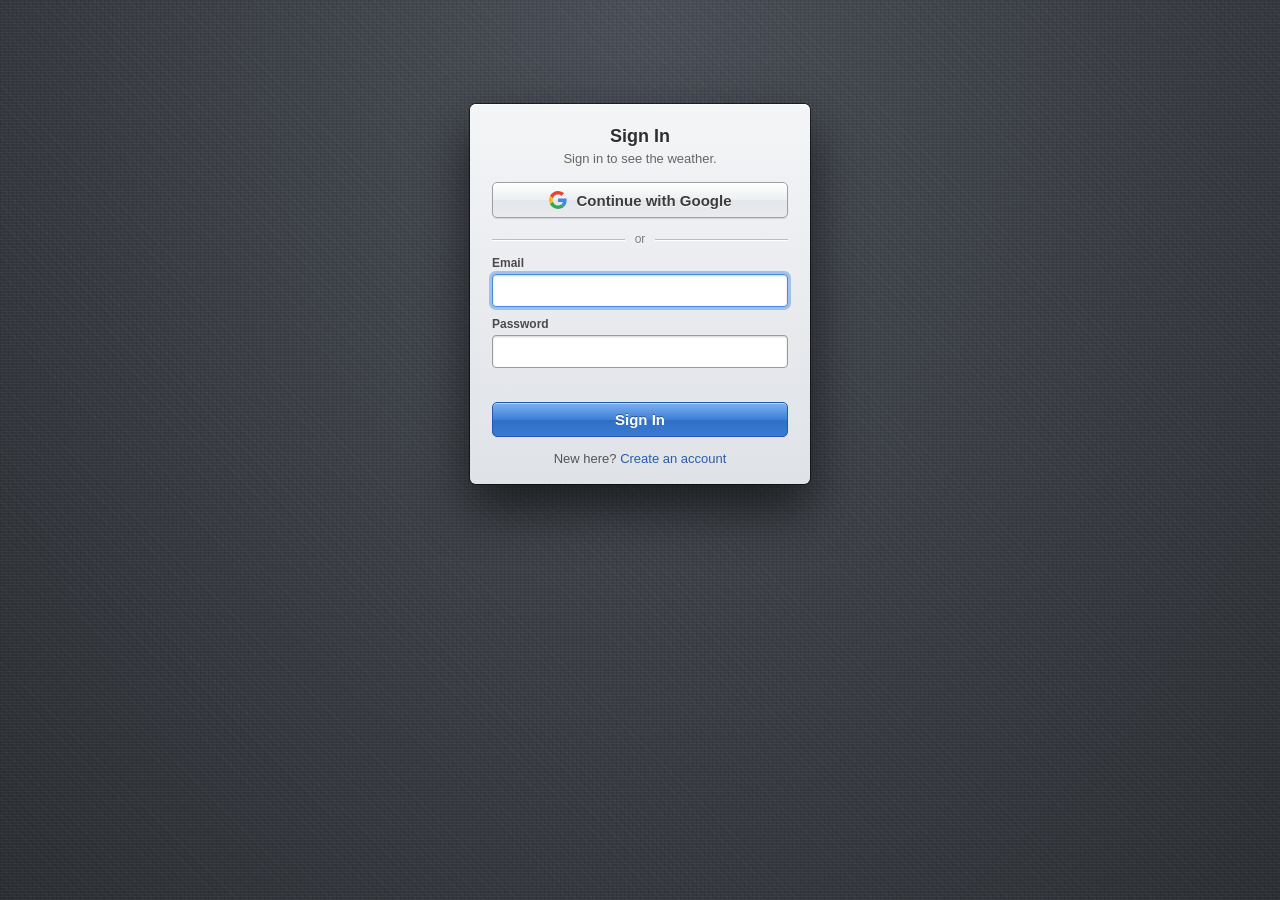
<file: index.html>
<!DOCTYPE html>
<html lang="en">
<head>
  <meta charset="utf-8">
  <meta name="viewport" content="width=device-width, initial-scale=1, viewport-fit=cover">
  <meta name="description" content="Weather and world clock for Boca Raton, Fargo, and Guadalupe, powered by Open-Meteo.">
  <meta name="theme-color" content="#6d84a2">
  <meta name="apple-mobile-web-app-capable" content="yes">
  <meta name="apple-mobile-web-app-status-bar-style" content="black">
  <title>Weather</title>
  <link rel="icon" href="favicon.svg" type="image/svg+xml">
  <link rel="apple-touch-icon" href="favicon.svg">
  <link rel="stylesheet" href="style.css">
</head>
<body class="locked">
  <!-- Shared gradients and filters for the weather icons and CRT screens -->
  <svg width="0" height="0" style="position:absolute" aria-hidden="true" focusable="false">
    <defs>
      <radialGradient id="gSun" cx="40%" cy="35%" r="70%">
        <stop offset="0" stop-color="#fff9c4"/>
        <stop offset=".45" stop-color="#ffd52e"/>
        <stop offset="1" stop-color="#f59a00"/>
      </radialGradient>
      <radialGradient id="gMoon" cx="35%" cy="30%" r="80%">
        <stop offset="0" stop-color="#ffffff"/>
        <stop offset="1" stop-color="#c9cfdb"/>
      </radialGradient>
      <linearGradient id="gCloud" x1="0" y1="0" x2="0" y2="1">
        <stop offset="0" stop-color="#ffffff"/>
        <stop offset="1" stop-color="#c7d3e0"/>
      </linearGradient>
      <linearGradient id="gCloudDark" x1="0" y1="0" x2="0" y2="1">
        <stop offset="0" stop-color="#9aa6b4"/>
        <stop offset="1" stop-color="#5d6773"/>
      </linearGradient>
      <linearGradient id="gDrop" x1="0" y1="0" x2="0" y2="1">
        <stop offset="0" stop-color="#9fd8ff"/>
        <stop offset="1" stop-color="#1f7fd6"/>
      </linearGradient>
      <linearGradient id="gBolt" x1="0" y1="0" x2="0" y2="1">
        <stop offset="0" stop-color="#fff27a"/>
        <stop offset="1" stop-color="#f5a300"/>
      </linearGradient>
      <!-- CRT look: barrel warp (map and size set in app.js) + phosphor glow -->
      <filter id="crtWarp" filterUnits="userSpaceOnUse" x="0" y="0" width="300" height="100" color-interpolation-filters="sRGB">
        <feImage id="crtMap" x="0" y="0" width="300" height="100" preserveAspectRatio="none" result="map"/>
        <feDisplacementMap in="SourceGraphic" in2="map" scale="20" xChannelSelector="R" yChannelSelector="G" result="warped"/>
        <feGaussianBlur in="warped" stdDeviation="1.8" result="glow"/>
        <feMerge><feMergeNode in="glow"/><feMergeNode in="warped"/></feMerge>
      </filter>
    </defs>
  </svg>

  <div class="window">
    <header class="titlebar">
      <h1 class="title">Weather</h1>
      <div class="toolbar">
        <div class="segmented" role="group" aria-label="Temperature unit">
          <button type="button" data-unit="C" class="active">&deg;C</button>
          <button type="button" data-unit="F">&deg;F</button>
          <button type="button" data-unit="K">K</button>
        </div>
        <div class="account" id="account" hidden>
          <img class="account-avatar" id="account-avatar" alt="" referrerpolicy="no-referrer" hidden>
          <span class="account-initial" id="account-initial" aria-hidden="true" hidden></span>
          <span class="account-name" id="account-name"></span>
          <button type="button" class="bar-button text" id="account-signout">Sign Out</button>
        </div>
        <button type="button" class="bar-button" id="refresh" aria-label="Refresh weather">
          <svg viewBox="0 0 24 24" width="16" height="16" aria-hidden="true"><path d="M17.7 6.3A8 8 0 1 0 20 12h-2.2a5.8 5.8 0 1 1-1.7-4.1L13 11h7V4z" fill="currentColor"/></svg>
        </button>
      </div>
    </header>

    <main class="cards" id="cards" aria-live="polite"></main>

    <footer class="statusbar">
      <span id="updated">Loading&hellip;</span>
      <a href="https://open-meteo.com/" target="_blank" rel="noopener">Weather data by Open-Meteo.com</a>
    </footer>
  </div>

  <!-- Login (Supabase Auth) -->
  <div class="auth" id="auth" hidden>
    <form class="auth-sheet" id="auth-form" novalidate>
      <h2 id="auth-heading">Sign In</h2>
      <p class="auth-sub" id="auth-sub">Sign in to see the weather.</p>
      <button type="button" class="auth-google" id="auth-google">
        <svg viewBox="0 0 48 48" width="18" height="18" aria-hidden="true">
          <path fill="#EA4335" d="M24 9.5c3.54 0 6.71 1.22 9.21 3.6l6.85-6.85C35.9 2.38 30.47 0 24 0 14.62 0 6.51 5.38 2.56 13.22l7.98 6.19C12.43 13.72 17.74 9.5 24 9.5z"/>
          <path fill="#4285F4" d="M46.98 24.55c0-1.57-.15-3.09-.38-4.55H24v9.02h12.94c-.58 2.96-2.26 5.48-4.78 7.18l7.73 6c4.51-4.18 7.09-10.36 7.09-17.65z"/>
          <path fill="#FBBC05" d="M10.53 28.59c-.48-1.45-.76-2.99-.76-4.59s.27-3.14.76-4.59l-7.98-6.19C.92 16.46 0 20.12 0 24c0 3.88.92 7.54 2.56 10.78l7.97-6.19z"/>
          <path fill="#34A853" d="M24 48c6.48 0 11.93-2.13 15.89-5.81l-7.73-6c-2.15 1.45-4.92 2.3-8.16 2.3-6.26 0-11.57-4.22-13.47-9.91l-7.98 6.19C6.51 42.62 14.62 48 24 48z"/>
        </svg>
        Continue with Google
      </button>
      <p class="auth-divider" id="auth-divider"><span>or</span></p>
      <div id="auth-fields">
        <div id="auth-username-row" hidden>
          <label for="auth-username">Username</label>
          <input id="auth-username" name="username" type="text" autocomplete="username" autocapitalize="none" spellcheck="false" maxlength="24">
        </div>
        <label for="auth-email">Email</label>
        <input id="auth-email" name="email" type="email" autocomplete="email" autocapitalize="none" spellcheck="false" required>
        <label for="auth-password">Password</label>
        <input id="auth-password" name="password" type="password" autocomplete="current-password" required>
        <div id="auth-confirm-row" hidden>
          <label for="auth-confirm">Confirm Password</label>
          <input id="auth-confirm" name="confirm" type="password" autocomplete="new-password">
        </div>
      </div>
      <p class="auth-error" id="auth-error" role="alert"></p>
      <p class="auth-notice" id="auth-notice" role="status" hidden></p>
      <button type="submit" class="auth-submit" id="auth-submit">Sign In</button>
      <p class="auth-resend" id="auth-resend-row" hidden><button type="button" id="auth-resend">Resend confirmation email</button></p>
      <p class="auth-switch"><span id="auth-switch-text">New here?</span> <button type="button" id="auth-switch">Create an account</button></p>
    </form>
  </div>

  <script src="auth.js"></script>
  <script src="app.js"></script>
</body>
</html>
</file>
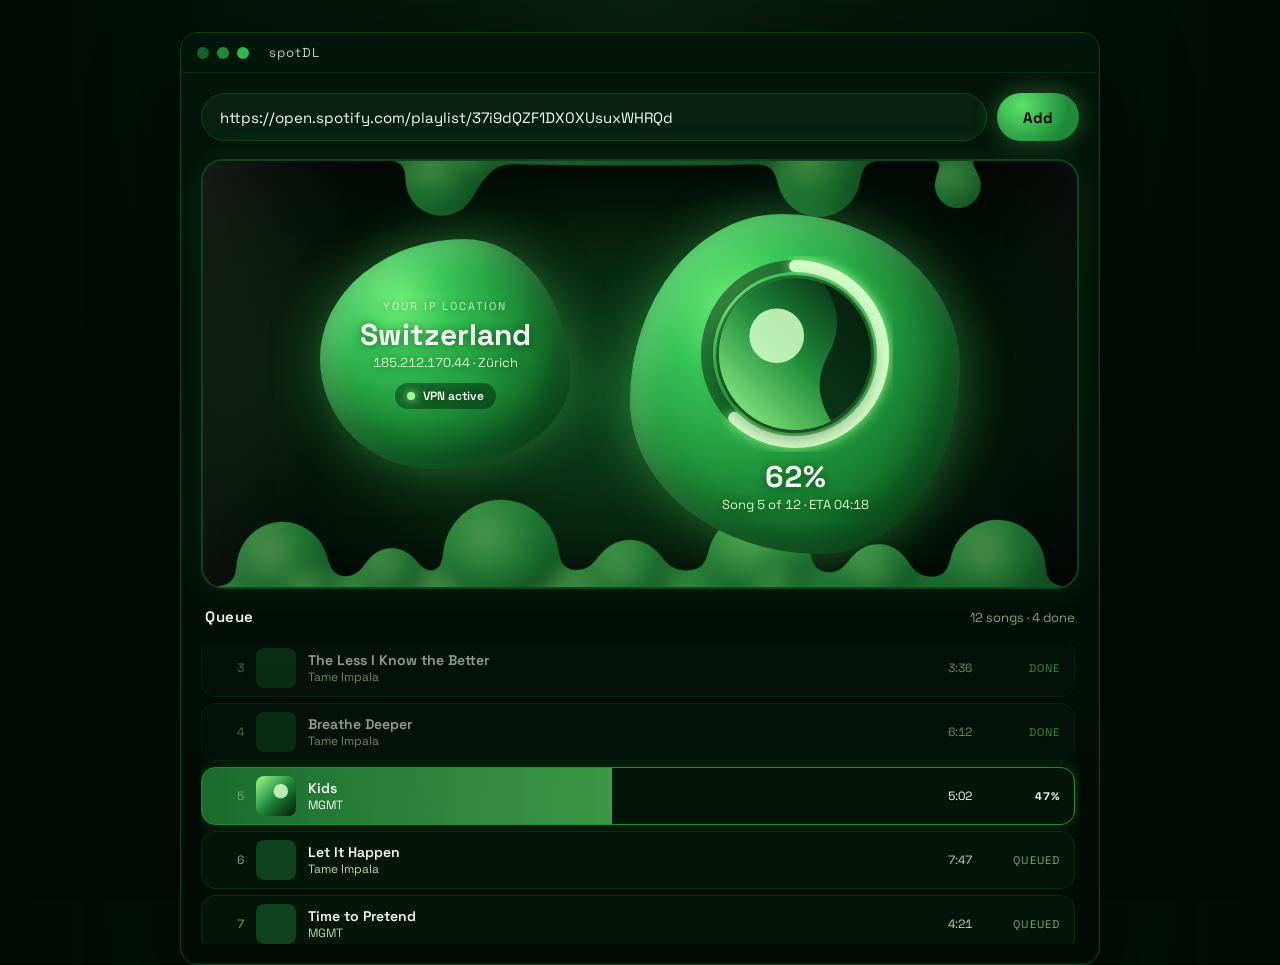
<file: mockup/index.html>
<!doctype html>
<html lang="en">
<head>
<meta charset="utf-8">
<meta name="viewport" content="width=device-width, initial-scale=1">
<title>spotDL Lava</title>
<link rel="preconnect" href="https://fonts.googleapis.com">
<link href="https://fonts.googleapis.com/css2?family=Space+Grotesk:wght@400;500;600;700&display=swap" rel="stylesheet">
<style>
  :root {
    --g-950: #020a04;
    --g-900: #04150a;
    --g-850: #072010;
    --g-800: #0a2c15;
    --g-700: #10421f;
    --g-600: #17602b;
    --g-500: #1f8a3a;
    --g-400: #2fb84f;
    --g-300: #5be36a;
    --g-200: #9dff8f;
    --g-100: #d4ffc9;
    --text: #f2fff0;
    --text-dim: #b9d9b6;
    --text-faint: #7fa77c;
  }
  * { box-sizing: border-box; margin: 0; padding: 0; }
  html, body { height: 100%; }
  body {
    background: radial-gradient(ellipse at 50% 0%, var(--g-850), var(--g-950) 70%);
    color: var(--text);
    font-family: "Space Grotesk", system-ui, sans-serif;
    display: flex; justify-content: center; align-items: flex-start;
    padding: 32px 16px;
  }

  /* ---------- window ---------- */
  .window {
    width: 920px; max-width: 100%;
    background: linear-gradient(180deg, var(--g-900), var(--g-950));
    border: 1px solid var(--g-700);
    border-radius: 18px;
    box-shadow: 0 30px 80px rgba(0,0,0,.6), 0 0 0 1px rgba(91,227,106,.05) inset;
    overflow: hidden;
  }
  .titlebar {
    height: 40px; display: flex; align-items: center; gap: 8px; padding: 0 16px;
    background: var(--g-900); border-bottom: 1px solid var(--g-800);
  }
  .titlebar i { width: 12px; height: 12px; border-radius: 50%; background: var(--g-600); }
  .titlebar i:nth-child(2) { background: var(--g-500); }
  .titlebar i:nth-child(3) { background: var(--g-400); }
  .titlebar span { margin-left: 12px; font-size: 13px; letter-spacing: .08em; color: var(--text-dim); }

  .content { padding: 20px; display: flex; flex-direction: column; gap: 18px; }

  /* ---------- link row ---------- */
  .link-row { display: flex; gap: 10px; }
  .link-row input {
    flex: 1; height: 48px; padding: 0 18px;
    background: var(--g-850); border: 1px solid var(--g-700); border-radius: 24px;
    color: var(--text); font: inherit; font-size: 15px; outline: none;
  }
  .link-row input::placeholder { color: var(--text-faint); }
  .link-row input:focus { border-color: var(--g-400); box-shadow: 0 0 0 3px rgba(47,184,79,.2); }
  .link-row button {
    height: 48px; padding: 0 26px; border: 0; border-radius: 24px; cursor: pointer;
    background: radial-gradient(circle at 30% 25%, var(--g-300), var(--g-500) 70%);
    color: var(--g-950); font: inherit; font-weight: 700; font-size: 15px;
    box-shadow: 0 0 24px rgba(91,227,106,.35);
  }

  /* ---------- tank ---------- */
  .tank {
    position: relative; height: 430px; border-radius: 22px; overflow: hidden;
    border: 2px solid var(--g-700);
    background: radial-gradient(ellipse at 50% 55%, #0f4a1e 0%, #082a11 35%, #031208 65%, #000 100%);
    box-shadow: inset 0 0 60px rgba(0,0,0,.8), 0 0 40px rgba(47,184,79,.12);
  }
  /* glass sheen */
  .tank::after {
    content: ""; position: absolute; inset: 0; pointer-events: none; border-radius: 20px;
    background:
      linear-gradient(100deg, rgba(212,255,201,.10) 0%, rgba(212,255,201,0) 18%),
      linear-gradient(260deg, rgba(212,255,201,.05) 0%, rgba(212,255,201,0) 12%);
  }
  .lava { position: absolute; inset: 0; width: 100%; height: 100%; }
  .lava .blob { animation: rise linear infinite alternate; }
  @keyframes rise {
    from { transform: translateY(0); }
    to   { transform: translateY(var(--travel)); }
  }

  /* ---------- foreground blobs ---------- */
  .fg { position: absolute; inset: 0; display: flex; align-items: center; justify-content: center; gap: 60px; }
  .fg-blob {
    position: relative; display: flex; flex-direction: column; align-items: center; justify-content: center;
    text-align: center;
    background: radial-gradient(circle at 32% 28%, #6ef07a 0%, #35c254 22%, #1c8a37 55%, #0f5a22 100%);
    box-shadow: 0 0 50px rgba(91,227,106,.35), inset -18px -22px 40px rgba(2,30,10,.55), inset 14px 16px 30px rgba(212,255,201,.25);
    animation: morph 14s ease-in-out infinite, bob 9s ease-in-out infinite;
  }
  .fg-blob.vpn {
    width: 250px; height: 230px; margin-top: -40px;
    border-radius: 58% 42% 55% 45% / 52% 60% 40% 48%;
    animation-delay: -3s, -2s;
  }
  .fg-blob.prog {
    width: 330px; height: 340px; margin-top: 20px;
    border-radius: 46% 54% 42% 58% / 55% 45% 55% 45%;
    animation-delay: -7s, -5s;
  }
  @keyframes morph {
    0%   { border-radius: 58% 42% 55% 45% / 52% 60% 40% 48%; }
    33%  { border-radius: 45% 55% 40% 60% / 60% 45% 55% 40%; }
    66%  { border-radius: 52% 48% 62% 38% / 44% 56% 44% 56%; }
    100% { border-radius: 58% 42% 55% 45% / 52% 60% 40% 48%; }
  }
  @keyframes bob {
    0%, 100% { transform: translateY(0) rotate(0deg); }
    50%      { transform: translateY(-14px) rotate(2deg); }
  }

  .eyebrow { font-size: 11px; letter-spacing: .18em; text-transform: uppercase; color: var(--g-100); opacity: .85; }
  .text-shadow { text-shadow: 0 1px 8px rgba(2,20,8,.55); }

  .vpn .country { font-size: 30px; font-weight: 700; margin: 6px 0 4px; line-height: 1.05; }
  .vpn .ip { font-size: 13px; color: var(--g-100); font-variant-numeric: tabular-nums; }
  .vpn .status {
    margin-top: 12px; display: inline-flex; align-items: center; gap: 8px;
    padding: 5px 12px; border-radius: 999px; font-size: 12px; font-weight: 600;
    background: rgba(2,30,10,.45);
  }
  .vpn .status::before {
    content: ""; width: 8px; height: 8px; border-radius: 50%;
    background: var(--g-200); box-shadow: 0 0 8px var(--g-200);
  }

  .ring-wrap { position: relative; width: 196px; height: 196px; }
  .ring-wrap svg { position: absolute; inset: 0; transform: rotate(-90deg); }
  .cover {
    position: absolute; inset: 22px; border-radius: 50%; overflow: hidden;
    box-shadow: 0 0 0 3px rgba(2,30,10,.5), 0 6px 20px rgba(0,0,0,.45);
  }
  .cover img, .cover svg { width: 100%; height: 100%; display: block; }
  .pct { margin-top: 10px; font-size: 30px; font-weight: 700; line-height: 1; font-variant-numeric: tabular-nums; }
  .eta { margin-top: 4px; font-size: 13px; color: var(--g-100); font-variant-numeric: tabular-nums; }

  /* ---------- queue ---------- */
  .queue-head { display: flex; justify-content: space-between; align-items: baseline; padding: 0 4px; }
  .queue-head h2 { font-size: 15px; font-weight: 600; letter-spacing: .04em; }
  .queue-head span { font-size: 13px; color: var(--text-faint); }
  .queue {
    list-style: none; display: flex; flex-direction: column; gap: 6px;
    max-height: 300px; overflow: auto; padding-right: 4px;
  }
  .row {
    --p: 0%;
    display: grid; grid-template-columns: 28px 40px 1fr auto 76px; align-items: center; gap: 12px;
    padding: 8px 14px; border-radius: 14px;
    background: var(--g-900); border: 1px solid var(--g-800);
  }
  .row .n { font-size: 12px; color: var(--text-faint); text-align: right; font-variant-numeric: tabular-nums; }
  .row .thumb { width: 40px; height: 40px; border-radius: 8px; background: var(--g-700); overflow: hidden; }
  .row .thumb svg { width: 100%; height: 100%; display: block; }
  .row .t { font-size: 14px; font-weight: 600; white-space: nowrap; overflow: hidden; text-overflow: ellipsis; }
  .row .a { font-size: 12px; color: var(--text-dim); white-space: nowrap; overflow: hidden; text-overflow: ellipsis; }
  .row .d { font-size: 12px; color: var(--text-dim); font-variant-numeric: tabular-nums; }
  .row .s { font-size: 11px; letter-spacing: .1em; text-transform: uppercase; text-align: right; color: var(--text-faint); }
  .row.done { opacity: .6; }
  .row.done .s { color: var(--g-300); }
  .row.active {
    border-color: var(--g-500);
    background:
      linear-gradient(90deg, rgba(47,184,79,.55) 0%, rgba(91,227,106,.65) var(--p), var(--g-900) var(--p));
    box-shadow: 0 0 22px rgba(47,184,79,.25);
  }
  .row.active .s { color: var(--text); font-weight: 700; font-variant-numeric: tabular-nums; }
  .row.active .a, .row.active .d { color: var(--text); }
  .queue::-webkit-scrollbar { width: 8px; }
  .queue::-webkit-scrollbar-thumb { background: var(--g-700); border-radius: 8px; }

  @media (max-width: 760px) {
    .fg { flex-direction: column; gap: 10px; }
    .tank { height: 640px; }
    .fg-blob.vpn, .fg-blob.prog { margin-top: 0; }
    .row { grid-template-columns: 22px 36px 1fr 64px; }
    .row .d { display: none; }
  }
  @media (prefers-reduced-motion: reduce) {
    .lava .blob, .fg-blob { animation: none; }
  }
</style>
</head>
<body>
<div class="window">
  <div class="titlebar"><i></i><i></i><i></i><span>spotDL</span></div>

  <div class="content">
    <!-- top row: link input -->
    <form class="link-row" onsubmit="return false">
      <input type="url" placeholder="Paste a Spotify link: track, album or playlist" value="https://open.spotify.com/playlist/37i9dQZF1DX0XUsuxWHRQd">
      <button type="submit">Add</button>
    </form>

    <!-- tank -->
    <div class="tank">
      <!-- background layer: lava -->
      <svg class="lava" viewBox="0 0 880 430" preserveAspectRatio="xMidYMid slice" aria-hidden="true">
        <defs>
          <filter id="goo">
            <feGaussianBlur in="SourceGraphic" stdDeviation="10" result="blur"/>
            <feColorMatrix in="blur" mode="matrix" values="1 0 0 0 0  0 1 0 0 0  0 0 1 0 0  0 0 0 21 -9"/>
          </filter>
          <radialGradient id="lavaGrad" cx="35%" cy="30%" r="75%">
            <stop offset="0" stop-color="#9dff8f"/>
            <stop offset=".25" stop-color="#5be36a"/>
            <stop offset=".6" stop-color="#2fb84f"/>
            <stop offset="1" stop-color="#156e2c"/>
          </radialGradient>
        </defs>
        <g filter="url(#goo)" fill="url(#lavaGrad)" opacity=".55">
          <!-- pools -->
          <ellipse cx="440" cy="452" rx="520" ry="38"/>
          <ellipse cx="440" cy="-24" rx="420" ry="28"/>
          <!-- rising blobs: --travel is how far up they float -->
          <circle class="blob" cx="80"  cy="410" r="46" style="--travel:-360px;animation-duration:26s;animation-delay:-4s"/>
          <circle class="blob" cx="190" cy="420" r="30" style="--travel:-390px;animation-duration:19s;animation-delay:-11s"/>
          <circle class="blob" cx="300" cy="400" r="58" style="--travel:-330px;animation-duration:34s;animation-delay:-20s"/>
          <circle class="blob" cx="430" cy="420" r="38" style="--travel:-380px;animation-duration:23s;animation-delay:-7s"/>
          <circle class="blob" cx="560" cy="405" r="52" style="--travel:-350px;animation-duration:30s;animation-delay:-16s"/>
          <circle class="blob" cx="680" cy="420" r="34" style="--travel:-385px;animation-duration:21s;animation-delay:-3s"/>
          <circle class="blob" cx="800" cy="410" r="48" style="--travel:-360px;animation-duration:28s;animation-delay:-22s"/>
          <circle class="blob" cx="240" cy="20"  r="36" style="--travel:380px;animation-duration:32s;animation-delay:-9s"/>
          <circle class="blob" cx="620" cy="15"  r="42" style="--travel:370px;animation-duration:27s;animation-delay:-14s"/>
          <circle class="blob" cx="110" cy="440" r="28" style="--travel:-300px;animation-duration:26s;animation-delay:-5s"/>
          <circle class="blob" cx="580" cy="440" r="26" style="--travel:-280px;animation-duration:30s;animation-delay:-18s"/>
          <circle class="blob" cx="270" cy="0"   r="22" style="--travel:300px;animation-duration:32s;animation-delay:-10s"/>
          <circle class="blob" cx="760" cy="25"  r="24" style="--travel:390px;animation-duration:18s;animation-delay:-6s"/>
        </g>
      </svg>

      <!-- top layer: info blobs -->
      <div class="fg">
        <div class="fg-blob vpn text-shadow">
          <div class="eyebrow">Your IP location</div>
          <div class="country">Switzerland</div>
          <div class="ip">185.212.170.44 · Zürich</div>
          <div class="status">VPN active</div>
        </div>

        <div class="fg-blob prog text-shadow">
          <div class="ring-wrap">
            <svg viewBox="0 0 196 196">
              <circle cx="98" cy="98" r="88" fill="none" stroke="rgba(2,30,10,.5)" stroke-width="12"/>
              <circle cx="98" cy="98" r="88" fill="none" stroke="#d4ffc9" stroke-width="12" stroke-linecap="round"
                      stroke-dasharray="552.9" stroke-dashoffset="210.1" style="filter:drop-shadow(0 0 6px #9dff8f)"/>
            </svg>
            <div class="cover">
              <!-- placeholder for current song's album art -->
              <svg viewBox="0 0 100 100">
                <defs>
                  <linearGradient id="art" x1="0" y1="0" x2="1" y2="1">
                    <stop offset="0" stop-color="#9dff8f"/><stop offset=".5" stop-color="#1f8a3a"/><stop offset="1" stop-color="#04150a"/>
                  </linearGradient>
                </defs>
                <rect width="100" height="100" fill="url(#art)"/>
                <circle cx="62" cy="38" r="18" fill="#d4ffc9" opacity=".85"/>
                <path d="M0 78 Q25 58 50 72 T100 66 V100 H0Z" fill="#072010" opacity=".85"/>
              </svg>
            </div>
          </div>
          <div class="pct">62%</div>
          <div class="eta">Song 5 of 12 · ETA 04:18</div>
        </div>
      </div>
    </div>

    <!-- queue -->
    <div class="queue-head"><h2>Queue</h2><span>12 songs · 4 done</span></div>
    <ul class="queue">
      <li class="row done"><span class="n">1</span><span class="thumb"></span><div><div class="t">Midnight City</div><div class="a">M83</div></div><span class="d">4:03</span><span class="s">Done</span></li>
      <li class="row done"><span class="n">2</span><span class="thumb"></span><div><div class="t">Electric Feel</div><div class="a">MGMT</div></div><span class="d">3:49</span><span class="s">Done</span></li>
      <li class="row done"><span class="n">3</span><span class="thumb"></span><div><div class="t">The Less I Know the Better</div><div class="a">Tame Impala</div></div><span class="d">3:36</span><span class="s">Done</span></li>
      <li class="row done"><span class="n">4</span><span class="thumb"></span><div><div class="t">Breathe Deeper</div><div class="a">Tame Impala</div></div><span class="d">6:12</span><span class="s">Done</span></li>
      <li class="row active" style="--p:47%"><span class="n">5</span><span class="thumb"><svg viewBox="0 0 100 100"><rect width="100" height="100" fill="url(#art)"/><circle cx="62" cy="38" r="18" fill="#d4ffc9" opacity=".85"/></svg></span><div><div class="t">Kids</div><div class="a">MGMT</div></div><span class="d">5:02</span><span class="s">47%</span></li>
      <li class="row"><span class="n">6</span><span class="thumb"></span><div><div class="t">Let It Happen</div><div class="a">Tame Impala</div></div><span class="d">7:47</span><span class="s">Queued</span></li>
      <li class="row"><span class="n">7</span><span class="thumb"></span><div><div class="t">Time to Pretend</div><div class="a">MGMT</div></div><span class="d">4:21</span><span class="s">Queued</span></li>
      <li class="row"><span class="n">8</span><span class="thumb"></span><div><div class="t">Wait</div><div class="a">M83</div></div><span class="d">5:43</span><span class="s">Queued</span></li>
    </ul>
  </div>
</div>
<script>
  // keep the song currently downloading in view
  const active = document.querySelector('.row.active');
  const q = document.querySelector('.queue');
  if (active) q.scrollTop = active.offsetTop - q.offsetTop - q.clientHeight / 2 + active.clientHeight / 2;
</script>
</body>
</html>
</file>
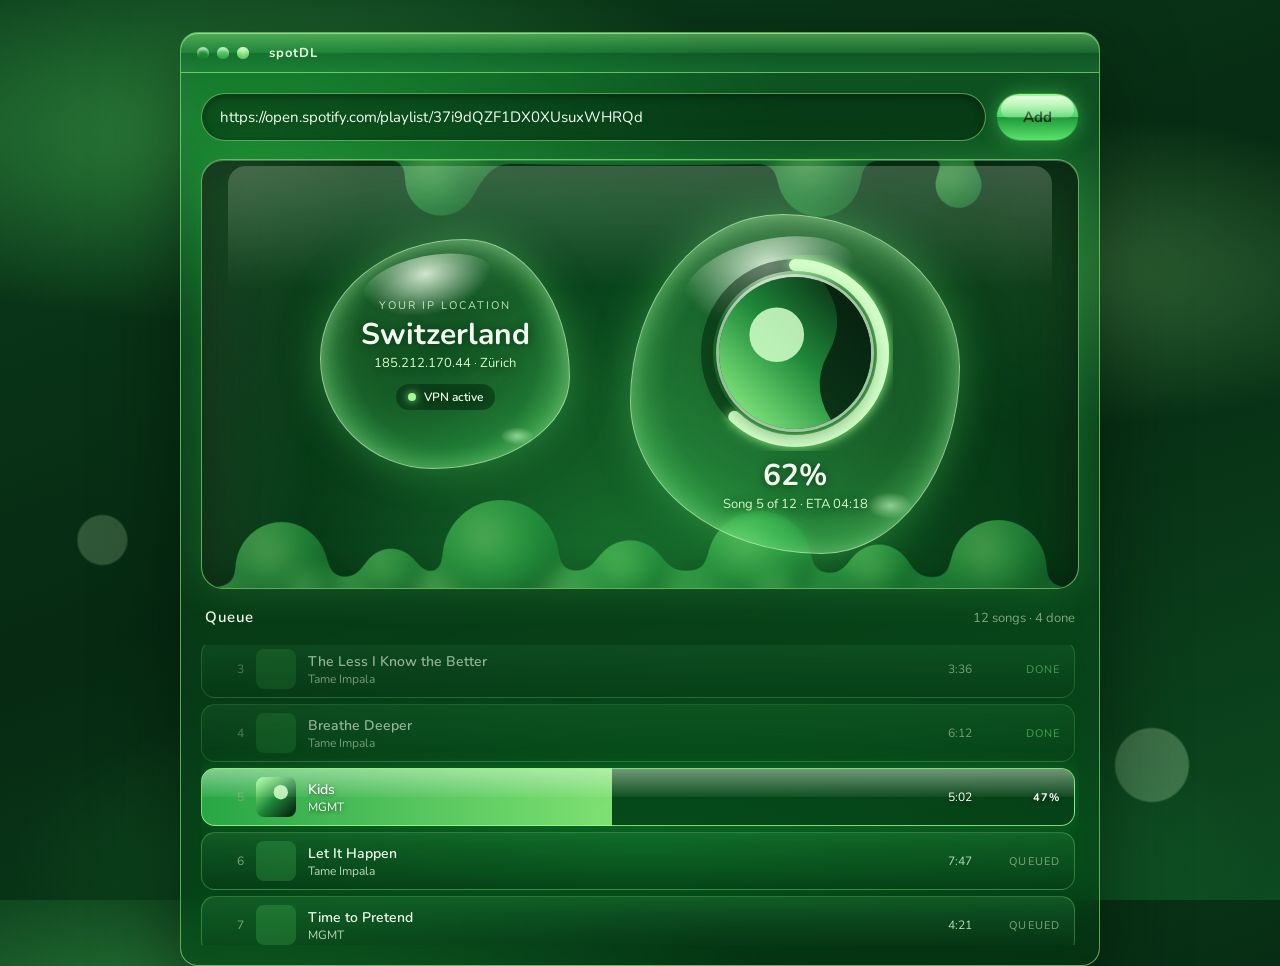
<file: mockup/aero-aurora.html>
<!doctype html>
<html lang="en">
<head>
<meta charset="utf-8">
<meta name="viewport" content="width=device-width, initial-scale=1">
<title>spotDL Lava</title>
<link rel="preconnect" href="https://fonts.googleapis.com">
<link href="https://fonts.googleapis.com/css2?family=Space+Grotesk:wght@400;500;600;700&display=swap" rel="stylesheet">
<link href="https://fonts.googleapis.com/css2?family=Nunito:wght@400;600;700;800&display=swap" rel="stylesheet">
<style>
  :root {
    --g-950: #020a04;
    --g-900: #04150a;
    --g-850: #072010;
    --g-800: #0a2c15;
    --g-700: #10421f;
    --g-600: #17602b;
    --g-500: #1f8a3a;
    --g-400: #2fb84f;
    --g-300: #5be36a;
    --g-200: #9dff8f;
    --g-100: #d4ffc9;
    --text: #f2fff0;
    --text-dim: #b9d9b6;
    --text-faint: #7fa77c;
  }
  * { box-sizing: border-box; margin: 0; padding: 0; }
  html, body { height: 100%; }
  body {
    background: radial-gradient(ellipse at 50% 0%, var(--g-850), var(--g-950) 70%);
    color: var(--text);
    font-family: "Space Grotesk", system-ui, sans-serif;
    display: flex; justify-content: center; align-items: flex-start;
    padding: 32px 16px;
  }

  /* ---------- window ---------- */
  .window {
    width: 920px; max-width: 100%;
    background: linear-gradient(180deg, var(--g-900), var(--g-950));
    border: 1px solid var(--g-700);
    border-radius: 18px;
    box-shadow: 0 30px 80px rgba(0,0,0,.6), 0 0 0 1px rgba(91,227,106,.05) inset;
    overflow: hidden;
  }
  .titlebar {
    height: 40px; display: flex; align-items: center; gap: 8px; padding: 0 16px;
    background: var(--g-900); border-bottom: 1px solid var(--g-800);
  }
  .titlebar i { width: 12px; height: 12px; border-radius: 50%; background: var(--g-600); }
  .titlebar i:nth-child(2) { background: var(--g-500); }
  .titlebar i:nth-child(3) { background: var(--g-400); }
  .titlebar span { margin-left: 12px; font-size: 13px; letter-spacing: .08em; color: var(--text-dim); }

  .content { padding: 20px; display: flex; flex-direction: column; gap: 18px; }

  /* ---------- link row ---------- */
  .link-row { display: flex; gap: 10px; }
  .link-row input {
    flex: 1; height: 48px; padding: 0 18px;
    background: var(--g-850); border: 1px solid var(--g-700); border-radius: 24px;
    color: var(--text); font: inherit; font-size: 15px; outline: none;
  }
  .link-row input::placeholder { color: var(--text-faint); }
  .link-row input:focus { border-color: var(--g-400); box-shadow: 0 0 0 3px rgba(47,184,79,.2); }
  .link-row button {
    height: 48px; padding: 0 26px; border: 0; border-radius: 24px; cursor: pointer;
    background: radial-gradient(circle at 30% 25%, var(--g-300), var(--g-500) 70%);
    color: var(--g-950); font: inherit; font-weight: 700; font-size: 15px;
    box-shadow: 0 0 24px rgba(91,227,106,.35);
  }

  /* ---------- tank ---------- */
  .tank {
    position: relative; height: 430px; border-radius: 22px; overflow: hidden;
    border: 2px solid var(--g-700);
    background: radial-gradient(ellipse at 50% 55%, #0f4a1e 0%, #082a11 35%, #031208 65%, #000 100%);
    box-shadow: inset 0 0 60px rgba(0,0,0,.8), 0 0 40px rgba(47,184,79,.12);
  }
  /* glass sheen */
  .tank::after {
    content: ""; position: absolute; inset: 0; pointer-events: none; border-radius: 20px;
    background:
      linear-gradient(100deg, rgba(212,255,201,.10) 0%, rgba(212,255,201,0) 18%),
      linear-gradient(260deg, rgba(212,255,201,.05) 0%, rgba(212,255,201,0) 12%);
  }
  .lava { position: absolute; inset: 0; width: 100%; height: 100%; }
  .lava .blob { animation: rise linear infinite alternate; }
  @keyframes rise {
    from { transform: translateY(0); }
    to   { transform: translateY(var(--travel)); }
  }

  /* ---------- foreground blobs ---------- */
  .fg { position: absolute; inset: 0; display: flex; align-items: center; justify-content: center; gap: 60px; }
  .fg-blob {
    position: relative; display: flex; flex-direction: column; align-items: center; justify-content: center;
    text-align: center;
    background: radial-gradient(circle at 32% 28%, #6ef07a 0%, #35c254 22%, #1c8a37 55%, #0f5a22 100%);
    box-shadow: 0 0 50px rgba(91,227,106,.35), inset -18px -22px 40px rgba(2,30,10,.55), inset 14px 16px 30px rgba(212,255,201,.25);
    animation: morph 14s ease-in-out infinite, bob 9s ease-in-out infinite;
  }
  .fg-blob.vpn {
    width: 250px; height: 230px; margin-top: -40px;
    border-radius: 58% 42% 55% 45% / 52% 60% 40% 48%;
    animation-delay: -3s, -2s;
  }
  .fg-blob.prog {
    width: 330px; height: 340px; margin-top: 20px;
    border-radius: 46% 54% 42% 58% / 55% 45% 55% 45%;
    animation-delay: -7s, -5s;
  }
  @keyframes morph {
    0%   { border-radius: 58% 42% 55% 45% / 52% 60% 40% 48%; }
    33%  { border-radius: 45% 55% 40% 60% / 60% 45% 55% 40%; }
    66%  { border-radius: 52% 48% 62% 38% / 44% 56% 44% 56%; }
    100% { border-radius: 58% 42% 55% 45% / 52% 60% 40% 48%; }
  }
  @keyframes bob {
    0%, 100% { transform: translateY(0) rotate(0deg); }
    50%      { transform: translateY(-14px) rotate(2deg); }
  }

  .eyebrow { font-size: 11px; letter-spacing: .18em; text-transform: uppercase; color: var(--g-100); opacity: .85; }
  .text-shadow { text-shadow: 0 1px 8px rgba(2,20,8,.55); }

  .vpn .country { font-size: 30px; font-weight: 700; margin: 6px 0 4px; line-height: 1.05; }
  .vpn .ip { font-size: 13px; color: var(--g-100); font-variant-numeric: tabular-nums; }
  .vpn .status {
    margin-top: 12px; display: inline-flex; align-items: center; gap: 8px;
    padding: 5px 12px; border-radius: 999px; font-size: 12px; font-weight: 600;
    background: rgba(2,30,10,.45);
  }
  .vpn .status::before {
    content: ""; width: 8px; height: 8px; border-radius: 50%;
    background: var(--g-200); box-shadow: 0 0 8px var(--g-200);
  }

  .ring-wrap { position: relative; width: 196px; height: 196px; }
  .ring-wrap svg { position: absolute; inset: 0; transform: rotate(-90deg); }
  .cover {
    position: absolute; inset: 22px; border-radius: 50%; overflow: hidden;
    box-shadow: 0 0 0 3px rgba(2,30,10,.5), 0 6px 20px rgba(0,0,0,.45);
  }
  .cover img, .cover svg { width: 100%; height: 100%; display: block; }
  .pct { margin-top: 10px; font-size: 30px; font-weight: 700; line-height: 1; font-variant-numeric: tabular-nums; }
  .eta { margin-top: 4px; font-size: 13px; color: var(--g-100); font-variant-numeric: tabular-nums; }

  /* ---------- queue ---------- */
  .queue-head { display: flex; justify-content: space-between; align-items: baseline; padding: 0 4px; }
  .queue-head h2 { font-size: 15px; font-weight: 600; letter-spacing: .04em; }
  .queue-head span { font-size: 13px; color: var(--text-faint); }
  .queue {
    list-style: none; display: flex; flex-direction: column; gap: 6px;
    max-height: 300px; overflow: auto; padding-right: 4px;
  }
  .row {
    --p: 0%;
    display: grid; grid-template-columns: 28px 40px 1fr auto 76px; align-items: center; gap: 12px;
    padding: 8px 14px; border-radius: 14px;
    background: var(--g-900); border: 1px solid var(--g-800);
  }
  .row .n { font-size: 12px; color: var(--text-faint); text-align: right; font-variant-numeric: tabular-nums; }
  .row .thumb { width: 40px; height: 40px; border-radius: 8px; background: var(--g-700); overflow: hidden; }
  .row .thumb svg { width: 100%; height: 100%; display: block; }
  .row .t { font-size: 14px; font-weight: 600; white-space: nowrap; overflow: hidden; text-overflow: ellipsis; }
  .row .a { font-size: 12px; color: var(--text-dim); white-space: nowrap; overflow: hidden; text-overflow: ellipsis; }
  .row .d { font-size: 12px; color: var(--text-dim); font-variant-numeric: tabular-nums; }
  .row .s { font-size: 11px; letter-spacing: .1em; text-transform: uppercase; text-align: right; color: var(--text-faint); }
  .row.done { opacity: .6; }
  .row.done .s { color: var(--g-300); }
  .row.active {
    border-color: var(--g-500);
    background:
      linear-gradient(90deg, rgba(47,184,79,.55) 0%, rgba(91,227,106,.65) var(--p), var(--g-900) var(--p));
    box-shadow: 0 0 22px rgba(47,184,79,.25);
  }
  .row.active .s { color: var(--text); font-weight: 700; font-variant-numeric: tabular-nums; }
  .row.active .a, .row.active .d { color: var(--text); }
  .queue::-webkit-scrollbar { width: 8px; }
  .queue::-webkit-scrollbar-thumb { background: var(--g-700); border-radius: 8px; }

  @media (max-width: 760px) {
    .fg { flex-direction: column; gap: 10px; }
    .tank { height: 640px; }
    .fg-blob.vpn, .fg-blob.prog { margin-top: 0; }
    .row { grid-template-columns: 22px 36px 1fr 64px; }
    .row .d { display: none; }
  }
  @media (prefers-reduced-motion: reduce) {
    .lava .blob, .fg-blob { animation: none; }
  }

  /* ===== Frutiger Aero: shared gloss ===== */
  body { font-family: "Nunito", "Segoe UI", system-ui, sans-serif; }
  .window { backdrop-filter: blur(18px) saturate(1.4); -webkit-backdrop-filter: blur(18px) saturate(1.4); }
  .titlebar { position: relative; }
  .titlebar i { box-shadow: inset 0 -3px 5px rgba(0,60,10,.35), inset 0 3px 3px rgba(240,255,235,.8); }
  .link-row button { position: relative; overflow: hidden; border: 1px solid rgba(10,90,30,.6); }
  .link-row button::before, .row.active::before, .fg-blob::before {
    content: ""; position: absolute; pointer-events: none;
  }
  .link-row button::before { left: 4px; right: 4px; top: 2px; height: 48%; border-radius: 22px 22px 12px 12px;
    background: linear-gradient(180deg, rgba(240,255,235,.85), rgba(240,255,235,.15)); }
  .fg-blob::before { left: 16%; top: 7%; width: 54%; height: 26%; border-radius: 50%;
    background: radial-gradient(ellipse at 50% 30%, rgba(240,255,235,.85), rgba(240,255,235,0) 70%); transform: rotate(-12deg); }
  .row { position: relative; overflow: hidden; flex-shrink: 0; }
  .row.active::before { left: 0; right: 0; top: 0; height: 50%;
    background: linear-gradient(180deg, rgba(240,255,235,.45), rgba(240,255,235,.05)); }
  .tank::before { content: ""; position: absolute; left: 3%; right: 3%; top: 6px; height: 36%; z-index: 2; pointer-events: none;
    border-radius: 18px 18px 50% 50% / 18px 18px 30px 30px;
    background: linear-gradient(180deg, rgba(240,255,235,.22), rgba(240,255,235,0) 80%); }
  .cover { box-shadow: 0 0 0 3px rgba(240,255,235,.6), 0 6px 20px rgba(0,60,10,.45); }

  /* ===== theme: Aero Aurora (deep glass) ===== */
  body {
    background:
      radial-gradient(ellipse 60% 30% at 20% 15%, rgba(91,227,106,.45), transparent 70%),
      radial-gradient(ellipse 50% 25% at 80% 30%, rgba(157,255,143,.30), transparent 70%),
      radial-gradient(ellipse 70% 30% at 50% 95%, rgba(47,184,79,.40), transparent 70%),
      radial-gradient(circle at 90% 85%, rgba(212,255,201,.25) 0 36px, transparent 38px),
      radial-gradient(circle at 8% 60%, rgba(212,255,201,.20) 0 24px, transparent 26px),
      linear-gradient(160deg, #0b3d1b 0%, #062a12 50%, #0d4a20 100%);
  }
  .window { background: linear-gradient(180deg, rgba(40,140,70,.35), rgba(8,50,22,.45));
            border: 1px solid rgba(157,255,143,.55);
            box-shadow: 0 30px 80px rgba(0,20,6,.6), inset 0 1px 0 rgba(212,255,201,.6); }
  .titlebar { background: linear-gradient(180deg, rgba(157,255,143,.40) 0%, rgba(60,180,90,.25) 50%, rgba(20,100,45,.25) 51%, rgba(40,140,70,.3) 100%);
              border-bottom: 1px solid rgba(157,255,143,.35); }
  .titlebar span { color: #e8ffe2; font-weight: 700; }
  .titlebar i { background: #1f9a3c; } .titlebar i:nth-child(2) { background: #4fd468; } .titlebar i:nth-child(3) { background: #9dff8f; }
  .link-row input { background: rgba(4,40,15,.55); border: 1px solid rgba(157,255,143,.5); box-shadow: inset 0 2px 8px rgba(0,0,0,.4); }
  .link-row button { background: linear-gradient(180deg, #9dff8f 0%, #4fd468 50%, #1f9a3c 51%, #5be36a 100%); color: #04300f;
                     box-shadow: 0 0 20px rgba(91,227,106,.45); }
  .tank { border: 1px solid rgba(157,255,143,.6);
          background: radial-gradient(ellipse at 50% 120%, rgba(47,184,79,.55), rgba(8,60,25,.55) 55%, rgba(2,25,10,.7) 100%);
          box-shadow: inset 0 0 50px rgba(0,20,6,.7), inset 0 1px 0 rgba(212,255,201,.5), 0 0 40px rgba(91,227,106,.2); }
  .lava g { opacity: .5; }
  /* soap-bubble glass blobs */
  .fg-blob { background: radial-gradient(circle at 50% 50%, rgba(91,227,106,.10) 0%, rgba(91,227,106,.18) 55%, rgba(157,255,143,.45) 85%, rgba(212,255,201,.65) 100%);
             backdrop-filter: blur(6px); -webkit-backdrop-filter: blur(6px);
             border: 1px solid rgba(212,255,201,.6);
             box-shadow: 0 0 40px rgba(91,227,106,.35), inset 0 -20px 40px rgba(47,184,79,.35), inset 0 0 18px rgba(212,255,201,.35); }
  .fg-blob::after { content: ""; position: absolute; right: 14%; bottom: 10%; width: 14%; height: 8%; border-radius: 50%;
                    background: radial-gradient(rgba(212,255,201,.6), transparent 70%); }
  .row { background: linear-gradient(180deg, rgba(60,170,90,.22), rgba(8,50,22,.35)); border: 1px solid rgba(157,255,143,.28); }
  .row .thumb { background: rgba(91,227,106,.2); }
  .row.active { border-color: rgba(157,255,143,.8);
                background: linear-gradient(90deg, rgba(47,184,79,.85) 0%, rgba(140,240,125,.9) var(--p), rgba(8,50,22,.35) var(--p)); }
  .row.active .t, .row.active .a, .row.active .d, .row.active .s { text-shadow: 0 1px 4px rgba(0,30,8,.7); color: #fff; }
</style>
</head>
<body>
<div class="window">
  <div class="titlebar"><i></i><i></i><i></i><span>spotDL</span></div>

  <div class="content">
    <!-- top row: link input -->
    <form class="link-row" onsubmit="return false">
      <input type="url" placeholder="Paste a Spotify link: track, album or playlist" value="https://open.spotify.com/playlist/37i9dQZF1DX0XUsuxWHRQd">
      <button type="submit">Add</button>
    </form>

    <!-- tank -->
    <div class="tank">
      <!-- background layer: lava -->
      <svg class="lava" viewBox="0 0 880 430" preserveAspectRatio="xMidYMid slice" aria-hidden="true">
        <defs>
          <filter id="goo">
            <feGaussianBlur in="SourceGraphic" stdDeviation="10" result="blur"/>
            <feColorMatrix in="blur" mode="matrix" values="1 0 0 0 0  0 1 0 0 0  0 0 1 0 0  0 0 0 21 -9"/>
          </filter>
          <radialGradient id="lavaGrad" cx="35%" cy="30%" r="75%">
            <stop offset="0" stop-color="#9dff8f"/>
            <stop offset=".25" stop-color="#5be36a"/>
            <stop offset=".6" stop-color="#2fb84f"/>
            <stop offset="1" stop-color="#156e2c"/>
          </radialGradient>
        </defs>
        <g filter="url(#goo)" fill="url(#lavaGrad)" opacity=".55">
          <!-- pools -->
          <ellipse cx="440" cy="452" rx="520" ry="38"/>
          <ellipse cx="440" cy="-24" rx="420" ry="28"/>
          <!-- rising blobs: --travel is how far up they float -->
          <circle class="blob" cx="80"  cy="410" r="46" style="--travel:-360px;animation-duration:26s;animation-delay:-4s"/>
          <circle class="blob" cx="190" cy="420" r="30" style="--travel:-390px;animation-duration:19s;animation-delay:-11s"/>
          <circle class="blob" cx="300" cy="400" r="58" style="--travel:-330px;animation-duration:34s;animation-delay:-20s"/>
          <circle class="blob" cx="430" cy="420" r="38" style="--travel:-380px;animation-duration:23s;animation-delay:-7s"/>
          <circle class="blob" cx="560" cy="405" r="52" style="--travel:-350px;animation-duration:30s;animation-delay:-16s"/>
          <circle class="blob" cx="680" cy="420" r="34" style="--travel:-385px;animation-duration:21s;animation-delay:-3s"/>
          <circle class="blob" cx="800" cy="410" r="48" style="--travel:-360px;animation-duration:28s;animation-delay:-22s"/>
          <circle class="blob" cx="240" cy="20"  r="36" style="--travel:380px;animation-duration:32s;animation-delay:-9s"/>
          <circle class="blob" cx="620" cy="15"  r="42" style="--travel:370px;animation-duration:27s;animation-delay:-14s"/>
          <circle class="blob" cx="110" cy="440" r="28" style="--travel:-300px;animation-duration:26s;animation-delay:-5s"/>
          <circle class="blob" cx="580" cy="440" r="26" style="--travel:-280px;animation-duration:30s;animation-delay:-18s"/>
          <circle class="blob" cx="270" cy="0"   r="22" style="--travel:300px;animation-duration:32s;animation-delay:-10s"/>
          <circle class="blob" cx="760" cy="25"  r="24" style="--travel:390px;animation-duration:18s;animation-delay:-6s"/>
        </g>
      </svg>

      <!-- top layer: info blobs -->
      <div class="fg">
        <div class="fg-blob vpn text-shadow">
          <div class="eyebrow">Your IP location</div>
          <div class="country">Switzerland</div>
          <div class="ip">185.212.170.44 · Zürich</div>
          <div class="status">VPN active</div>
        </div>

        <div class="fg-blob prog text-shadow">
          <div class="ring-wrap">
            <svg viewBox="0 0 196 196">
              <circle cx="98" cy="98" r="88" fill="none" stroke="rgba(2,30,10,.5)" stroke-width="12"/>
              <circle cx="98" cy="98" r="88" fill="none" stroke="#d4ffc9" stroke-width="12" stroke-linecap="round"
                      stroke-dasharray="552.9" stroke-dashoffset="210.1" style="filter:drop-shadow(0 0 6px #9dff8f)"/>
            </svg>
            <div class="cover">
              <!-- placeholder for current song's album art -->
              <svg viewBox="0 0 100 100">
                <defs>
                  <linearGradient id="art" x1="0" y1="0" x2="1" y2="1">
                    <stop offset="0" stop-color="#9dff8f"/><stop offset=".5" stop-color="#1f8a3a"/><stop offset="1" stop-color="#04150a"/>
                  </linearGradient>
                </defs>
                <rect width="100" height="100" fill="url(#art)"/>
                <circle cx="62" cy="38" r="18" fill="#d4ffc9" opacity=".85"/>
                <path d="M0 78 Q25 58 50 72 T100 66 V100 H0Z" fill="#072010" opacity=".85"/>
              </svg>
            </div>
          </div>
          <div class="pct">62%</div>
          <div class="eta">Song 5 of 12 · ETA 04:18</div>
        </div>
      </div>
    </div>

    <!-- queue -->
    <div class="queue-head"><h2>Queue</h2><span>12 songs · 4 done</span></div>
    <ul class="queue">
      <li class="row done"><span class="n">1</span><span class="thumb"></span><div><div class="t">Midnight City</div><div class="a">M83</div></div><span class="d">4:03</span><span class="s">Done</span></li>
      <li class="row done"><span class="n">2</span><span class="thumb"></span><div><div class="t">Electric Feel</div><div class="a">MGMT</div></div><span class="d">3:49</span><span class="s">Done</span></li>
      <li class="row done"><span class="n">3</span><span class="thumb"></span><div><div class="t">The Less I Know the Better</div><div class="a">Tame Impala</div></div><span class="d">3:36</span><span class="s">Done</span></li>
      <li class="row done"><span class="n">4</span><span class="thumb"></span><div><div class="t">Breathe Deeper</div><div class="a">Tame Impala</div></div><span class="d">6:12</span><span class="s">Done</span></li>
      <li class="row active" style="--p:47%"><span class="n">5</span><span class="thumb"><svg viewBox="0 0 100 100"><rect width="100" height="100" fill="url(#art)"/><circle cx="62" cy="38" r="18" fill="#d4ffc9" opacity=".85"/></svg></span><div><div class="t">Kids</div><div class="a">MGMT</div></div><span class="d">5:02</span><span class="s">47%</span></li>
      <li class="row"><span class="n">6</span><span class="thumb"></span><div><div class="t">Let It Happen</div><div class="a">Tame Impala</div></div><span class="d">7:47</span><span class="s">Queued</span></li>
      <li class="row"><span class="n">7</span><span class="thumb"></span><div><div class="t">Time to Pretend</div><div class="a">MGMT</div></div><span class="d">4:21</span><span class="s">Queued</span></li>
      <li class="row"><span class="n">8</span><span class="thumb"></span><div><div class="t">Wait</div><div class="a">M83</div></div><span class="d">5:43</span><span class="s">Queued</span></li>
    </ul>
  </div>
</div>
<script>
  // keep the song currently downloading in view
  const active = document.querySelector('.row.active');
  const q = document.querySelector('.queue');
  if (active) q.scrollTop = active.offsetTop - q.offsetTop - q.clientHeight / 2 + active.clientHeight / 2;
</script>
</body>
</html>
</file>
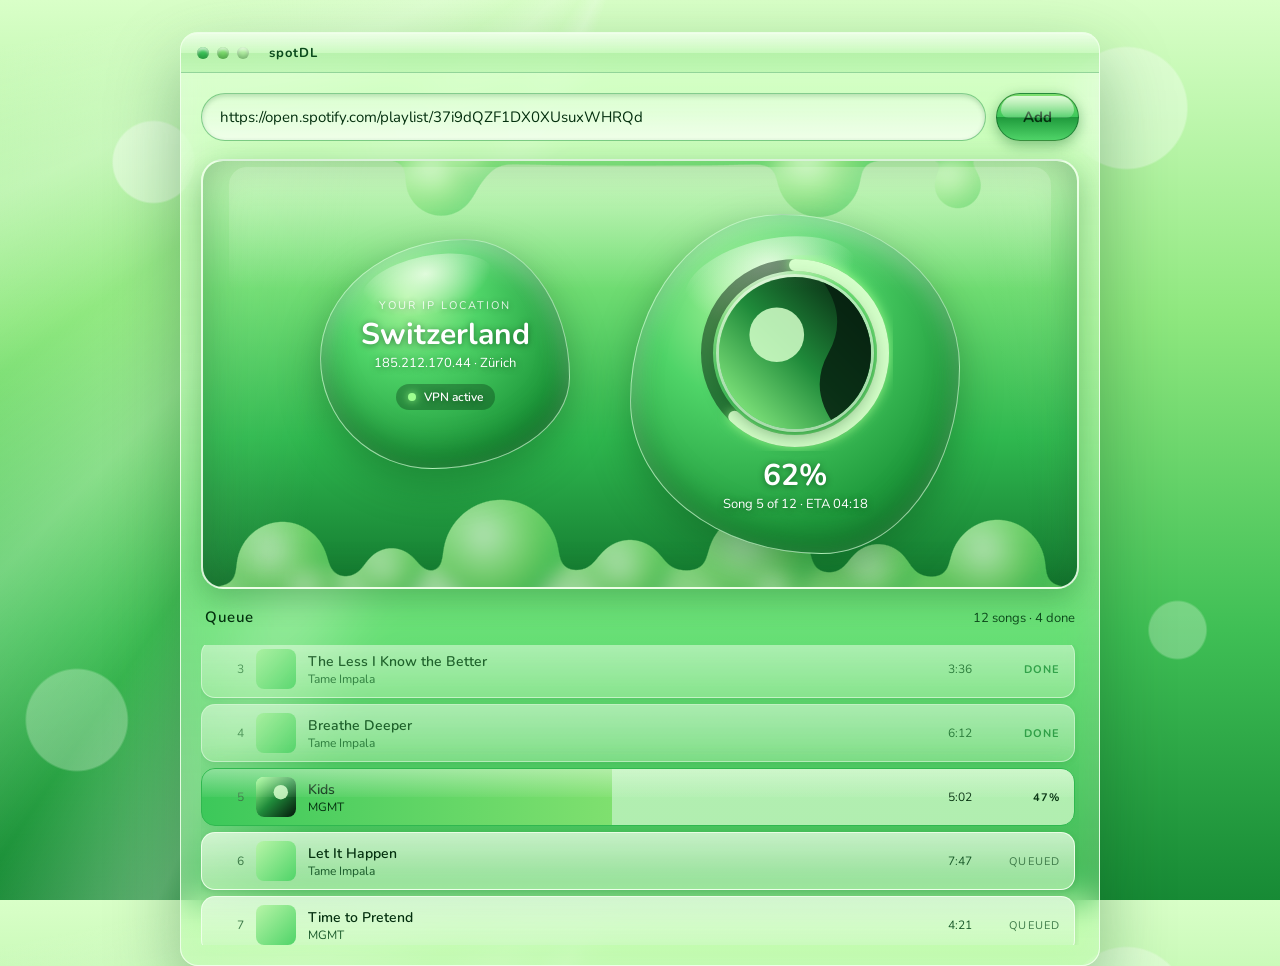
<file: mockup/aero-meadow.html>
<!doctype html>
<html lang="en">
<head>
<meta charset="utf-8">
<meta name="viewport" content="width=device-width, initial-scale=1">
<title>spotDL Lava</title>
<link rel="preconnect" href="https://fonts.googleapis.com">
<link href="https://fonts.googleapis.com/css2?family=Space+Grotesk:wght@400;500;600;700&display=swap" rel="stylesheet">
<link href="https://fonts.googleapis.com/css2?family=Nunito:wght@400;600;700;800&display=swap" rel="stylesheet">
<style>
  :root {
    --g-950: #020a04;
    --g-900: #04150a;
    --g-850: #072010;
    --g-800: #0a2c15;
    --g-700: #10421f;
    --g-600: #17602b;
    --g-500: #1f8a3a;
    --g-400: #2fb84f;
    --g-300: #5be36a;
    --g-200: #9dff8f;
    --g-100: #d4ffc9;
    --text: #f2fff0;
    --text-dim: #b9d9b6;
    --text-faint: #7fa77c;
  }
  * { box-sizing: border-box; margin: 0; padding: 0; }
  html, body { height: 100%; }
  body {
    background: radial-gradient(ellipse at 50% 0%, var(--g-850), var(--g-950) 70%);
    color: var(--text);
    font-family: "Space Grotesk", system-ui, sans-serif;
    display: flex; justify-content: center; align-items: flex-start;
    padding: 32px 16px;
  }

  /* ---------- window ---------- */
  .window {
    width: 920px; max-width: 100%;
    background: linear-gradient(180deg, var(--g-900), var(--g-950));
    border: 1px solid var(--g-700);
    border-radius: 18px;
    box-shadow: 0 30px 80px rgba(0,0,0,.6), 0 0 0 1px rgba(91,227,106,.05) inset;
    overflow: hidden;
  }
  .titlebar {
    height: 40px; display: flex; align-items: center; gap: 8px; padding: 0 16px;
    background: var(--g-900); border-bottom: 1px solid var(--g-800);
  }
  .titlebar i { width: 12px; height: 12px; border-radius: 50%; background: var(--g-600); }
  .titlebar i:nth-child(2) { background: var(--g-500); }
  .titlebar i:nth-child(3) { background: var(--g-400); }
  .titlebar span { margin-left: 12px; font-size: 13px; letter-spacing: .08em; color: var(--text-dim); }

  .content { padding: 20px; display: flex; flex-direction: column; gap: 18px; }

  /* ---------- link row ---------- */
  .link-row { display: flex; gap: 10px; }
  .link-row input {
    flex: 1; height: 48px; padding: 0 18px;
    background: var(--g-850); border: 1px solid var(--g-700); border-radius: 24px;
    color: var(--text); font: inherit; font-size: 15px; outline: none;
  }
  .link-row input::placeholder { color: var(--text-faint); }
  .link-row input:focus { border-color: var(--g-400); box-shadow: 0 0 0 3px rgba(47,184,79,.2); }
  .link-row button {
    height: 48px; padding: 0 26px; border: 0; border-radius: 24px; cursor: pointer;
    background: radial-gradient(circle at 30% 25%, var(--g-300), var(--g-500) 70%);
    color: var(--g-950); font: inherit; font-weight: 700; font-size: 15px;
    box-shadow: 0 0 24px rgba(91,227,106,.35);
  }

  /* ---------- tank ---------- */
  .tank {
    position: relative; height: 430px; border-radius: 22px; overflow: hidden;
    border: 2px solid var(--g-700);
    background: radial-gradient(ellipse at 50% 55%, #0f4a1e 0%, #082a11 35%, #031208 65%, #000 100%);
    box-shadow: inset 0 0 60px rgba(0,0,0,.8), 0 0 40px rgba(47,184,79,.12);
  }
  /* glass sheen */
  .tank::after {
    content: ""; position: absolute; inset: 0; pointer-events: none; border-radius: 20px;
    background:
      linear-gradient(100deg, rgba(212,255,201,.10) 0%, rgba(212,255,201,0) 18%),
      linear-gradient(260deg, rgba(212,255,201,.05) 0%, rgba(212,255,201,0) 12%);
  }
  .lava { position: absolute; inset: 0; width: 100%; height: 100%; }
  .lava .blob { animation: rise linear infinite alternate; }
  @keyframes rise {
    from { transform: translateY(0); }
    to   { transform: translateY(var(--travel)); }
  }

  /* ---------- foreground blobs ---------- */
  .fg { position: absolute; inset: 0; display: flex; align-items: center; justify-content: center; gap: 60px; }
  .fg-blob {
    position: relative; display: flex; flex-direction: column; align-items: center; justify-content: center;
    text-align: center;
    background: radial-gradient(circle at 32% 28%, #6ef07a 0%, #35c254 22%, #1c8a37 55%, #0f5a22 100%);
    box-shadow: 0 0 50px rgba(91,227,106,.35), inset -18px -22px 40px rgba(2,30,10,.55), inset 14px 16px 30px rgba(212,255,201,.25);
    animation: morph 14s ease-in-out infinite, bob 9s ease-in-out infinite;
  }
  .fg-blob.vpn {
    width: 250px; height: 230px; margin-top: -40px;
    border-radius: 58% 42% 55% 45% / 52% 60% 40% 48%;
    animation-delay: -3s, -2s;
  }
  .fg-blob.prog {
    width: 330px; height: 340px; margin-top: 20px;
    border-radius: 46% 54% 42% 58% / 55% 45% 55% 45%;
    animation-delay: -7s, -5s;
  }
  @keyframes morph {
    0%   { border-radius: 58% 42% 55% 45% / 52% 60% 40% 48%; }
    33%  { border-radius: 45% 55% 40% 60% / 60% 45% 55% 40%; }
    66%  { border-radius: 52% 48% 62% 38% / 44% 56% 44% 56%; }
    100% { border-radius: 58% 42% 55% 45% / 52% 60% 40% 48%; }
  }
  @keyframes bob {
    0%, 100% { transform: translateY(0) rotate(0deg); }
    50%      { transform: translateY(-14px) rotate(2deg); }
  }

  .eyebrow { font-size: 11px; letter-spacing: .18em; text-transform: uppercase; color: var(--g-100); opacity: .85; }
  .text-shadow { text-shadow: 0 1px 8px rgba(2,20,8,.55); }

  .vpn .country { font-size: 30px; font-weight: 700; margin: 6px 0 4px; line-height: 1.05; }
  .vpn .ip { font-size: 13px; color: var(--g-100); font-variant-numeric: tabular-nums; }
  .vpn .status {
    margin-top: 12px; display: inline-flex; align-items: center; gap: 8px;
    padding: 5px 12px; border-radius: 999px; font-size: 12px; font-weight: 600;
    background: rgba(2,30,10,.45);
  }
  .vpn .status::before {
    content: ""; width: 8px; height: 8px; border-radius: 50%;
    background: var(--g-200); box-shadow: 0 0 8px var(--g-200);
  }

  .ring-wrap { position: relative; width: 196px; height: 196px; }
  .ring-wrap svg { position: absolute; inset: 0; transform: rotate(-90deg); }
  .cover {
    position: absolute; inset: 22px; border-radius: 50%; overflow: hidden;
    box-shadow: 0 0 0 3px rgba(2,30,10,.5), 0 6px 20px rgba(0,0,0,.45);
  }
  .cover img, .cover svg { width: 100%; height: 100%; display: block; }
  .pct { margin-top: 10px; font-size: 30px; font-weight: 700; line-height: 1; font-variant-numeric: tabular-nums; }
  .eta { margin-top: 4px; font-size: 13px; color: var(--g-100); font-variant-numeric: tabular-nums; }

  /* ---------- queue ---------- */
  .queue-head { display: flex; justify-content: space-between; align-items: baseline; padding: 0 4px; }
  .queue-head h2 { font-size: 15px; font-weight: 600; letter-spacing: .04em; }
  .queue-head span { font-size: 13px; color: var(--text-faint); }
  .queue {
    list-style: none; display: flex; flex-direction: column; gap: 6px;
    max-height: 300px; overflow: auto; padding-right: 4px;
  }
  .row {
    --p: 0%;
    display: grid; grid-template-columns: 28px 40px 1fr auto 76px; align-items: center; gap: 12px;
    padding: 8px 14px; border-radius: 14px;
    background: var(--g-900); border: 1px solid var(--g-800);
  }
  .row .n { font-size: 12px; color: var(--text-faint); text-align: right; font-variant-numeric: tabular-nums; }
  .row .thumb { width: 40px; height: 40px; border-radius: 8px; background: var(--g-700); overflow: hidden; }
  .row .thumb svg { width: 100%; height: 100%; display: block; }
  .row .t { font-size: 14px; font-weight: 600; white-space: nowrap; overflow: hidden; text-overflow: ellipsis; }
  .row .a { font-size: 12px; color: var(--text-dim); white-space: nowrap; overflow: hidden; text-overflow: ellipsis; }
  .row .d { font-size: 12px; color: var(--text-dim); font-variant-numeric: tabular-nums; }
  .row .s { font-size: 11px; letter-spacing: .1em; text-transform: uppercase; text-align: right; color: var(--text-faint); }
  .row.done { opacity: .6; }
  .row.done .s { color: var(--g-300); }
  .row.active {
    border-color: var(--g-500);
    background:
      linear-gradient(90deg, rgba(47,184,79,.55) 0%, rgba(91,227,106,.65) var(--p), var(--g-900) var(--p));
    box-shadow: 0 0 22px rgba(47,184,79,.25);
  }
  .row.active .s { color: var(--text); font-weight: 700; font-variant-numeric: tabular-nums; }
  .row.active .a, .row.active .d { color: var(--text); }
  .queue::-webkit-scrollbar { width: 8px; }
  .queue::-webkit-scrollbar-thumb { background: var(--g-700); border-radius: 8px; }

  @media (max-width: 760px) {
    .fg { flex-direction: column; gap: 10px; }
    .tank { height: 640px; }
    .fg-blob.vpn, .fg-blob.prog { margin-top: 0; }
    .row { grid-template-columns: 22px 36px 1fr 64px; }
    .row .d { display: none; }
  }
  @media (prefers-reduced-motion: reduce) {
    .lava .blob, .fg-blob { animation: none; }
  }

  /* ===== Frutiger Aero: shared gloss ===== */
  body { font-family: "Nunito", "Segoe UI", system-ui, sans-serif; }
  .window { backdrop-filter: blur(18px) saturate(1.4); -webkit-backdrop-filter: blur(18px) saturate(1.4); }
  .titlebar { position: relative; }
  .titlebar i { box-shadow: inset 0 -3px 5px rgba(0,60,10,.35), inset 0 3px 3px rgba(240,255,235,.8); }
  .link-row button { position: relative; overflow: hidden; border: 1px solid rgba(10,90,30,.6); }
  .link-row button::before, .row.active::before, .fg-blob::before {
    content: ""; position: absolute; pointer-events: none;
  }
  .link-row button::before { left: 4px; right: 4px; top: 2px; height: 48%; border-radius: 22px 22px 12px 12px;
    background: linear-gradient(180deg, rgba(240,255,235,.85), rgba(240,255,235,.15)); }
  .fg-blob::before { left: 16%; top: 7%; width: 54%; height: 26%; border-radius: 50%;
    background: radial-gradient(ellipse at 50% 30%, rgba(240,255,235,.85), rgba(240,255,235,0) 70%); transform: rotate(-12deg); }
  .row { position: relative; overflow: hidden; flex-shrink: 0; }
  .row.active::before { left: 0; right: 0; top: 0; height: 50%;
    background: linear-gradient(180deg, rgba(240,255,235,.45), rgba(240,255,235,.05)); }
  .tank::before { content: ""; position: absolute; left: 3%; right: 3%; top: 6px; height: 36%; z-index: 2; pointer-events: none;
    border-radius: 18px 18px 50% 50% / 18px 18px 30px 30px;
    background: linear-gradient(180deg, rgba(240,255,235,.22), rgba(240,255,235,0) 80%); }
  .cover { box-shadow: 0 0 0 3px rgba(240,255,235,.6), 0 6px 20px rgba(0,60,10,.45); }

  /* ===== theme: Aero Meadow (light) ===== */
  :root { --text: #04300f; --text-dim: #1a5a2a; --text-faint: #3d7a48; }
  body {
    background:
      radial-gradient(circle at 12% 18%, rgba(240,255,235,.55) 0 40px, transparent 42px),
      radial-gradient(circle at 18% 30%, rgba(240,255,235,.35) 0 16px, transparent 18px),
      radial-gradient(circle at 88% 12%, rgba(240,255,235,.45) 0 60px, transparent 62px),
      radial-gradient(circle at 92% 70%, rgba(240,255,235,.30) 0 28px, transparent 30px),
      radial-gradient(circle at 6% 80%, rgba(240,255,235,.30) 0 50px, transparent 52px),
      conic-gradient(from 200deg at 50% -10%, rgba(240,255,235,.0), rgba(240,255,235,.35) 6deg, rgba(240,255,235,0) 14deg,
                     rgba(240,255,235,.25) 24deg, rgba(240,255,235,0) 34deg, rgba(240,255,235,.3) 46deg, rgba(240,255,235,0) 58deg),
      linear-gradient(180deg, #d9ffc8 0%, #8fe87f 35%, #3fbf55 70%, #178a35 100%);
  }
  .window { background: linear-gradient(180deg, rgba(235,255,228,.55), rgba(190,245,180,.35));
            border: 1px solid rgba(240,255,235,.9);
            box-shadow: 0 30px 70px rgba(10,80,25,.35), inset 0 1px 0 rgba(240,255,235,.9); }
  .titlebar { background: linear-gradient(180deg, rgba(240,255,235,.8) 0%, rgba(190,245,180,.55) 50%, rgba(140,225,130,.45) 51%, rgba(170,240,160,.5) 100%);
              border-bottom: 1px solid rgba(60,170,80,.5); }
  .titlebar span { color: #0a4a1c; font-weight: 700; }
  .titlebar i { background: #3cc85a; } .titlebar i:nth-child(2) { background: #7fe06f; } .titlebar i:nth-child(3) { background: #b8f5a8; }
  .link-row input { background: linear-gradient(180deg, rgba(220,255,210,.9), rgba(240,255,235,.95)); border: 1px solid rgba(60,170,80,.6);
                    box-shadow: inset 0 2px 5px rgba(10,80,25,.2); color: #04300f; }
  .link-row input::placeholder { color: #4d8a57; }
  .link-row button { background: linear-gradient(180deg, #7fe06f 0%, #3cc85a 50%, #1f9a3c 51%, #4fd468 100%); color: #04300f;
                     box-shadow: 0 4px 14px rgba(10,100,30,.4); }
  .tank { border: 2px solid rgba(240,255,235,.9);
          background: linear-gradient(180deg, #c6f9b8 0%, #6fdc72 30%, #2fb84f 65%, #13782f 100%);
          box-shadow: inset 0 0 40px rgba(10,80,25,.35), 0 10px 30px rgba(10,80,25,.3); }
  .lava g { opacity: .75; }
  #lavaGrad stop:nth-child(1) { stop-color: #f0ffeb; } #lavaGrad stop:nth-child(2) { stop-color: #b8f5a8; }
  #lavaGrad stop:nth-child(3) { stop-color: #7fe06f; } #lavaGrad stop:nth-child(4) { stop-color: #3cc85a; }
  .fg-blob { background: radial-gradient(circle at 35% 25%, #a8f59a 0%, #4fd468 30%, #1f9a3c 70%, #0f6a28 100%);
             border: 1px solid rgba(240,255,235,.6);
             box-shadow: 0 14px 40px rgba(10,80,25,.4), inset 0 -16px 30px rgba(10,80,25,.4), inset 0 10px 24px rgba(240,255,235,.4); }
  .fg-blob, .fg-blob .eyebrow, .fg-blob .ip, .fg-blob .eta { color: #fff; }
  .vpn .status { background: rgba(4,48,15,.35); }
  .queue-head h2 { color: #04300f; } .queue-head span { color: #0e4a1d; }
  .row { background: linear-gradient(180deg, rgba(240,255,235,.75), rgba(200,248,190,.55)); border: 1px solid rgba(240,255,235,.95);
         box-shadow: 0 2px 6px rgba(10,80,25,.15); }
  .row .thumb { background: linear-gradient(135deg, #b8f5a8, #4fd468); }
  .row.done { opacity: .7; } .row.done .s { color: #1f8a3a; font-weight: 700; }
  .row.active { border-color: #2fb84f; background: linear-gradient(90deg, #3cc85a 0%, #7fe06f var(--p), rgba(220,255,210,.7) var(--p)); }
  .row.active .s, .row.active .a, .row.active .d, .row.active .t { color: #04300f; }
  .text-shadow { text-shadow: 0 1px 6px rgba(4,48,15,.55); }
</style>
</head>
<body>
<div class="window">
  <div class="titlebar"><i></i><i></i><i></i><span>spotDL</span></div>

  <div class="content">
    <!-- top row: link input -->
    <form class="link-row" onsubmit="return false">
      <input type="url" placeholder="Paste a Spotify link: track, album or playlist" value="https://open.spotify.com/playlist/37i9dQZF1DX0XUsuxWHRQd">
      <button type="submit">Add</button>
    </form>

    <!-- tank -->
    <div class="tank">
      <!-- background layer: lava -->
      <svg class="lava" viewBox="0 0 880 430" preserveAspectRatio="xMidYMid slice" aria-hidden="true">
        <defs>
          <filter id="goo">
            <feGaussianBlur in="SourceGraphic" stdDeviation="10" result="blur"/>
            <feColorMatrix in="blur" mode="matrix" values="1 0 0 0 0  0 1 0 0 0  0 0 1 0 0  0 0 0 21 -9"/>
          </filter>
          <radialGradient id="lavaGrad" cx="35%" cy="30%" r="75%">
            <stop offset="0" stop-color="#9dff8f"/>
            <stop offset=".25" stop-color="#5be36a"/>
            <stop offset=".6" stop-color="#2fb84f"/>
            <stop offset="1" stop-color="#156e2c"/>
          </radialGradient>
        </defs>
        <g filter="url(#goo)" fill="url(#lavaGrad)" opacity=".55">
          <!-- pools -->
          <ellipse cx="440" cy="452" rx="520" ry="38"/>
          <ellipse cx="440" cy="-24" rx="420" ry="28"/>
          <!-- rising blobs: --travel is how far up they float -->
          <circle class="blob" cx="80"  cy="410" r="46" style="--travel:-360px;animation-duration:26s;animation-delay:-4s"/>
          <circle class="blob" cx="190" cy="420" r="30" style="--travel:-390px;animation-duration:19s;animation-delay:-11s"/>
          <circle class="blob" cx="300" cy="400" r="58" style="--travel:-330px;animation-duration:34s;animation-delay:-20s"/>
          <circle class="blob" cx="430" cy="420" r="38" style="--travel:-380px;animation-duration:23s;animation-delay:-7s"/>
          <circle class="blob" cx="560" cy="405" r="52" style="--travel:-350px;animation-duration:30s;animation-delay:-16s"/>
          <circle class="blob" cx="680" cy="420" r="34" style="--travel:-385px;animation-duration:21s;animation-delay:-3s"/>
          <circle class="blob" cx="800" cy="410" r="48" style="--travel:-360px;animation-duration:28s;animation-delay:-22s"/>
          <circle class="blob" cx="240" cy="20"  r="36" style="--travel:380px;animation-duration:32s;animation-delay:-9s"/>
          <circle class="blob" cx="620" cy="15"  r="42" style="--travel:370px;animation-duration:27s;animation-delay:-14s"/>
          <circle class="blob" cx="110" cy="440" r="28" style="--travel:-300px;animation-duration:26s;animation-delay:-5s"/>
          <circle class="blob" cx="580" cy="440" r="26" style="--travel:-280px;animation-duration:30s;animation-delay:-18s"/>
          <circle class="blob" cx="270" cy="0"   r="22" style="--travel:300px;animation-duration:32s;animation-delay:-10s"/>
          <circle class="blob" cx="760" cy="25"  r="24" style="--travel:390px;animation-duration:18s;animation-delay:-6s"/>
        </g>
      </svg>

      <!-- top layer: info blobs -->
      <div class="fg">
        <div class="fg-blob vpn text-shadow">
          <div class="eyebrow">Your IP location</div>
          <div class="country">Switzerland</div>
          <div class="ip">185.212.170.44 · Zürich</div>
          <div class="status">VPN active</div>
        </div>

        <div class="fg-blob prog text-shadow">
          <div class="ring-wrap">
            <svg viewBox="0 0 196 196">
              <circle cx="98" cy="98" r="88" fill="none" stroke="rgba(2,30,10,.5)" stroke-width="12"/>
              <circle cx="98" cy="98" r="88" fill="none" stroke="#d4ffc9" stroke-width="12" stroke-linecap="round"
                      stroke-dasharray="552.9" stroke-dashoffset="210.1" style="filter:drop-shadow(0 0 6px #9dff8f)"/>
            </svg>
            <div class="cover">
              <!-- placeholder for current song's album art -->
              <svg viewBox="0 0 100 100">
                <defs>
                  <linearGradient id="art" x1="0" y1="0" x2="1" y2="1">
                    <stop offset="0" stop-color="#9dff8f"/><stop offset=".5" stop-color="#1f8a3a"/><stop offset="1" stop-color="#04150a"/>
                  </linearGradient>
                </defs>
                <rect width="100" height="100" fill="url(#art)"/>
                <circle cx="62" cy="38" r="18" fill="#d4ffc9" opacity=".85"/>
                <path d="M0 78 Q25 58 50 72 T100 66 V100 H0Z" fill="#072010" opacity=".85"/>
              </svg>
            </div>
          </div>
          <div class="pct">62%</div>
          <div class="eta">Song 5 of 12 · ETA 04:18</div>
        </div>
      </div>
    </div>

    <!-- queue -->
    <div class="queue-head"><h2>Queue</h2><span>12 songs · 4 done</span></div>
    <ul class="queue">
      <li class="row done"><span class="n">1</span><span class="thumb"></span><div><div class="t">Midnight City</div><div class="a">M83</div></div><span class="d">4:03</span><span class="s">Done</span></li>
      <li class="row done"><span class="n">2</span><span class="thumb"></span><div><div class="t">Electric Feel</div><div class="a">MGMT</div></div><span class="d">3:49</span><span class="s">Done</span></li>
      <li class="row done"><span class="n">3</span><span class="thumb"></span><div><div class="t">The Less I Know the Better</div><div class="a">Tame Impala</div></div><span class="d">3:36</span><span class="s">Done</span></li>
      <li class="row done"><span class="n">4</span><span class="thumb"></span><div><div class="t">Breathe Deeper</div><div class="a">Tame Impala</div></div><span class="d">6:12</span><span class="s">Done</span></li>
      <li class="row active" style="--p:47%"><span class="n">5</span><span class="thumb"><svg viewBox="0 0 100 100"><rect width="100" height="100" fill="url(#art)"/><circle cx="62" cy="38" r="18" fill="#d4ffc9" opacity=".85"/></svg></span><div><div class="t">Kids</div><div class="a">MGMT</div></div><span class="d">5:02</span><span class="s">47%</span></li>
      <li class="row"><span class="n">6</span><span class="thumb"></span><div><div class="t">Let It Happen</div><div class="a">Tame Impala</div></div><span class="d">7:47</span><span class="s">Queued</span></li>
      <li class="row"><span class="n">7</span><span class="thumb"></span><div><div class="t">Time to Pretend</div><div class="a">MGMT</div></div><span class="d">4:21</span><span class="s">Queued</span></li>
      <li class="row"><span class="n">8</span><span class="thumb"></span><div><div class="t">Wait</div><div class="a">M83</div></div><span class="d">5:43</span><span class="s">Queued</span></li>
    </ul>
  </div>
</div>
<script>
  // keep the song currently downloading in view
  const active = document.querySelector('.row.active');
  const q = document.querySelector('.queue');
  if (active) q.scrollTop = active.offsetTop - q.offsetTop - q.clientHeight / 2 + active.clientHeight / 2;
</script>
</body>
</html>
</file>
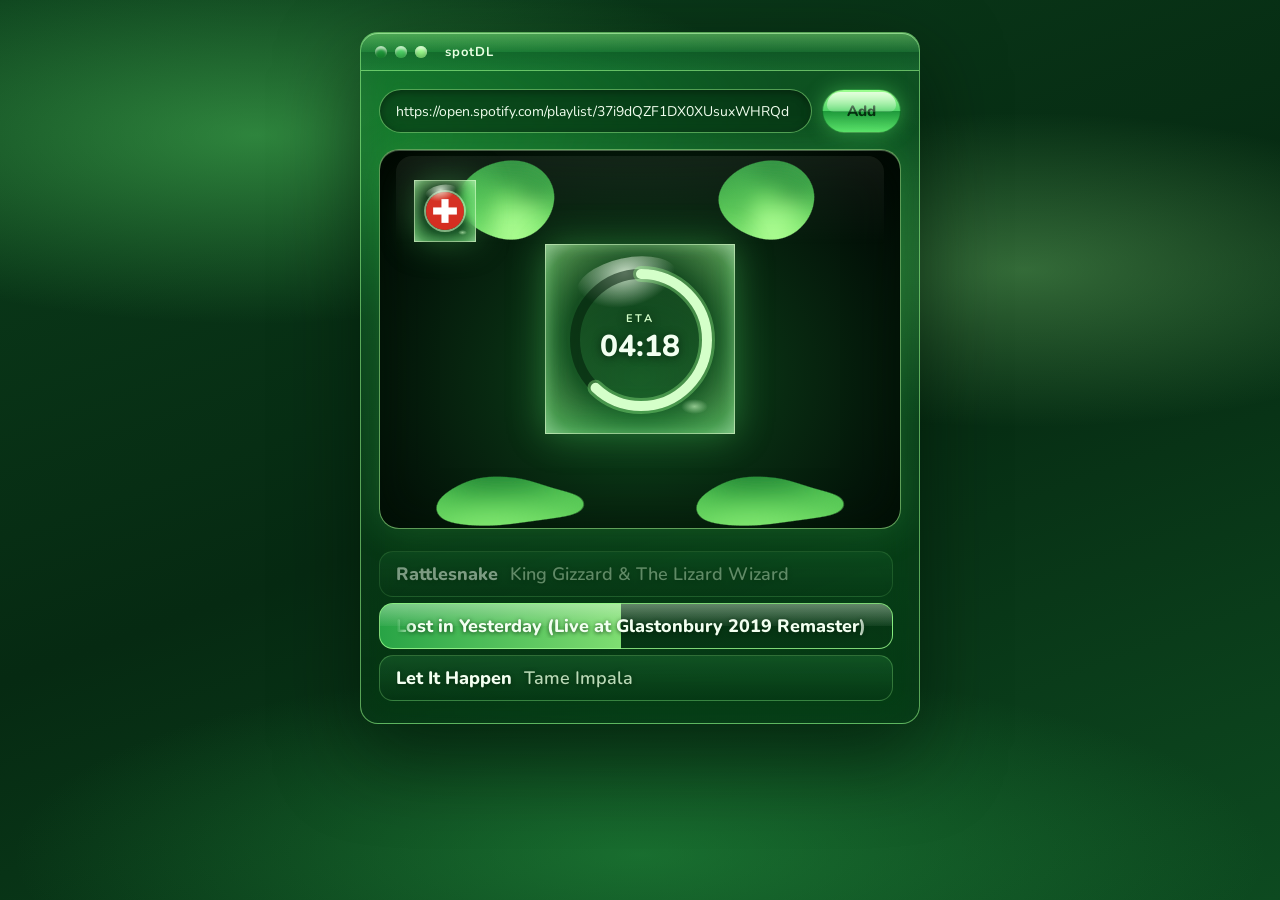
<file: mockup/aurora-v2.html>
<!doctype html>
<html lang="en">
<head>
<meta charset="utf-8">
<meta name="viewport" content="width=device-width, initial-scale=1">
<title>spotDL Aurora</title>
<link href="https://fonts.googleapis.com/css2?family=Nunito:wght@400;600;700;800&display=swap" rel="stylesheet">
<style>
  :root {
    --text: #f2fff0;
    --text-dim: #b9d9b6;
    --text-faint: #86b383;
  }
  * { box-sizing: border-box; margin: 0; padding: 0; }
  body {
    min-height: 100vh; display: flex; justify-content: center; align-items: flex-start; padding: 32px 16px;
    color: var(--text); font-family: "Nunito", "Segoe UI", system-ui, sans-serif;
    background:
      radial-gradient(ellipse 60% 30% at 20% 15%, rgba(91,227,106,.45), transparent 70%),
      radial-gradient(ellipse 50% 25% at 80% 30%, rgba(157,255,143,.30), transparent 70%),
      radial-gradient(ellipse 70% 30% at 50% 95%, rgba(47,184,79,.40), transparent 70%),
      linear-gradient(160deg, #0b3d1b 0%, #062a12 50%, #0d4a20 100%);
  }

  /* ---------- window ---------- */
  .window {
    width: 560px; max-width: 100%; border-radius: 18px; overflow: hidden;
    background: linear-gradient(180deg, rgba(40,140,70,.35), rgba(8,50,22,.45));
    border: 1px solid rgba(157,255,143,.55);
    box-shadow: 0 30px 80px rgba(0,20,6,.6), inset 0 1px 0 rgba(212,255,201,.6);
    backdrop-filter: blur(18px) saturate(1.4); -webkit-backdrop-filter: blur(18px) saturate(1.4);
  }
  .titlebar {
    height: 38px; display: flex; align-items: center; gap: 8px; padding: 0 14px;
    background: linear-gradient(180deg, rgba(157,255,143,.40) 0%, rgba(60,180,90,.25) 50%, rgba(20,100,45,.25) 51%, rgba(40,140,70,.3) 100%);
    border-bottom: 1px solid rgba(157,255,143,.35);
  }
  .titlebar i { width: 12px; height: 12px; border-radius: 50%; background: #1f9a3c;
    box-shadow: inset 0 -3px 5px rgba(0,60,10,.35), inset 0 3px 3px rgba(240,255,235,.8); }
  .titlebar i:nth-child(2) { background: #4fd468; }
  .titlebar i:nth-child(3) { background: #9dff8f; }
  .titlebar span { margin-left: 10px; font-size: 13px; font-weight: 700; letter-spacing: .08em; color: #e8ffe2; }

  .content { padding: 18px; display: flex; flex-direction: column; gap: 16px; }

  /* ---------- link row ---------- */
  .link-row { display: flex; gap: 10px; }
  .link-row input {
    flex: 1; min-width: 0; height: 44px; padding: 0 16px; border-radius: 22px; outline: none;
    background: rgba(4,40,15,.55); border: 1px solid rgba(157,255,143,.5); box-shadow: inset 0 2px 8px rgba(0,0,0,.4);
    color: var(--text); font: inherit; font-size: 14px;
  }
  .link-row input::placeholder { color: var(--text-faint); }
  .link-row button {
    position: relative; overflow: hidden; height: 44px; padding: 0 24px; border-radius: 22px; cursor: pointer;
    border: 1px solid rgba(10,90,30,.6); color: #04300f; font: inherit; font-weight: 800; font-size: 15px;
    background: linear-gradient(180deg, #9dff8f 0%, #4fd468 50%, #1f9a3c 51%, #5be36a 100%);
    box-shadow: 0 0 20px rgba(91,227,106,.45);
  }
  .link-row button::before {
    content: ""; position: absolute; left: 4px; right: 4px; top: 2px; height: 48%; border-radius: 20px 20px 10px 10px;
    background: linear-gradient(180deg, rgba(240,255,235,.85), rgba(240,255,235,.15));
  }

  /* ---------- tank ---------- */
  .tank {
    position: relative; height: 380px; border-radius: 20px; overflow: hidden;
    border: 1px solid rgba(157,255,143,.6);
    background: radial-gradient(ellipse at 50% 60%, #0f4a1e 0%, #082a11 40%, #031208 75%, #000 100%);
    box-shadow: inset 0 0 50px rgba(0,20,6,.7), inset 0 1px 0 rgba(212,255,201,.5), 0 0 40px rgba(91,227,106,.2);
  }
  .tank::after {
    content: ""; position: absolute; left: 3%; right: 3%; top: 6px; height: 34%; pointer-events: none;
    border-radius: 16px 16px 50% 50% / 16px 16px 30px 30px;
    background: linear-gradient(180deg, rgba(240,255,235,.07), rgba(240,255,235,0) 70%);
  }
  .lava { position: absolute; inset: 0; width: 100%; height: 100%; display: block; }
  /* each blob sinks 260 units and floats back up, like the original pen */
  .lava .blob { animation: sink linear infinite alternate; }
  @keyframes sink { from { transform: translateY(0); } to { transform: translateY(260px); } }

  /* ---------- glass bubbles ---------- */
  .bubble {
    position: absolute; display: flex; align-items: center; justify-content: center;
    background: radial-gradient(circle at 50% 50%, rgba(91,227,106,.08) 0%, rgba(91,227,106,.16) 55%, rgba(157,255,143,.45) 85%, rgba(212,255,201,.65) 100%);
    backdrop-filter: blur(5px); -webkit-backdrop-filter: blur(5px);
    border: 1px solid rgba(212,255,201,.6);
    box-shadow: 0 0 34px rgba(91,227,106,.35), inset 0 -16px 30px rgba(47,184,79,.35), inset 0 0 14px rgba(212,255,201,.35);
    animation: morph 14s ease-in-out infinite, bob 9s ease-in-out infinite;
  }
  .bubble::before {
    content: ""; position: absolute; left: 16%; top: 7%; width: 54%; height: 26%; border-radius: 50%; pointer-events: none;
    background: radial-gradient(ellipse at 50% 30%, rgba(240,255,235,.8), rgba(240,255,235,0) 70%); transform: rotate(-12deg);
  }
  .bubble::after {
    content: ""; position: absolute; right: 14%; bottom: 10%; width: 14%; height: 8%; border-radius: 50%;
    background: radial-gradient(rgba(212,255,201,.6), transparent 70%);
  }
  @keyframes morph {
    0%, 100% { border-radius: 58% 42% 55% 45% / 52% 60% 40% 48%; }
    33%      { border-radius: 45% 55% 40% 60% / 60% 45% 55% 40%; }
    66%      { border-radius: 52% 48% 62% 38% / 44% 56% 44% 56%; }
  }
  @keyframes bob {
    0%, 100% { transform: translateY(0) rotate(0deg); }
    50%      { transform: translateY(-10px) rotate(3deg); }
  }

  .flag { width: 62px; height: 62px; left: 34px; top: 30px; animation-delay: -3s, -2s; }
  .flag .f { width: 38px; height: 38px; border-radius: 50%; overflow: hidden; box-shadow: 0 0 0 2px rgba(212,255,201,.55); }
  .flag .f svg { width: 100%; height: 100%; display: block; }

  .ring { width: 190px; height: 190px; left: calc(50% - 95px); top: calc(50% - 95px); animation-delay: -7s, -5s; }
  .ring svg { position: absolute; inset: 20px; width: 150px; height: 150px; transform: rotate(-90deg); }
  .ring .eta { position: relative; text-align: center; text-shadow: 0 1px 8px rgba(2,20,8,.7); }
  .ring .eta small { display: block; font-size: 11px; font-weight: 700; letter-spacing: .2em; color: #d4ffc9; }
  .ring .eta b { font-size: 30px; font-weight: 800; font-variant-numeric: tabular-nums; }

  /* ---------- queue ---------- */
  .queue {
    list-style: none; display: flex; flex-direction: column; gap: 6px;
    height: 160px; overflow-y: scroll; padding-right: 8px;
  }
  .queue::-webkit-scrollbar { width: 10px; }
  .queue::-webkit-scrollbar-track { background: rgba(4,40,15,.55); border-radius: 10px; box-shadow: inset 0 1px 4px rgba(0,0,0,.5); }
  .queue::-webkit-scrollbar-thumb {
    border-radius: 10px; border: 1px solid rgba(10,90,30,.6);
    background: linear-gradient(90deg, #9dff8f 0%, #4fd468 50%, #1f9a3c 51%, #5be36a 100%);
  }
  .row {
    --p: 0%; position: relative; flex-shrink: 0; overflow: hidden;
    height: 46px; display: flex; align-items: center; padding: 0 16px; border-radius: 14px;
    background: linear-gradient(180deg, rgba(60,170,90,.22), rgba(8,50,22,.35)); border: 1px solid rgba(157,255,143,.28);
  }
  .row.done { opacity: .5; }
  .row.active {
    border-color: rgba(157,255,143,.8);
    background: linear-gradient(90deg, rgba(47,184,79,.85) 0%, rgba(140,240,125,.9) var(--p), rgba(8,50,22,.35) var(--p));
  }
  .row.active::before {
    content: ""; position: absolute; left: 0; right: 0; top: 0; height: 50%; pointer-events: none;
    background: linear-gradient(180deg, rgba(240,255,235,.4), rgba(240,255,235,.05));
  }
  .line {
    position: relative; flex: 1; min-width: 0; overflow: hidden; white-space: nowrap;
    font-size: 18px; text-shadow: 0 1px 4px rgba(0,30,8,.7);
  }
  .line .track { display: inline-block; }
  .line .t { font-weight: 800; }
  .line .a { margin-left: 12px; color: var(--text-dim); font-weight: 600; }
  .row.active .a { color: var(--text); }
  /* airport-board ticker for names that don't fit */
  .line.scroll { -webkit-mask-image: linear-gradient(90deg, transparent, #000 4%, #000 96%, transparent); mask-image: linear-gradient(90deg, transparent, #000 4%, #000 96%, transparent); }
  .line.scroll .track { animation: ticker var(--dur, 12s) linear infinite; }
  .line.scroll .gap { display: inline-block; width: 60px; }
  @keyframes ticker { from { transform: translateX(0); } to { transform: translateX(-50%); } }

  @media (prefers-reduced-motion: reduce) {
    .lava .blob, .bubble, .line.scroll .track { animation: none; }
  }
</style>
</head>
<body>
<div class="window">
  <div class="titlebar"><i></i><i></i><i></i><span>spotDL</span></div>

  <div class="content">
    <form class="link-row" onsubmit="return false">
      <input type="url" placeholder="Paste a Spotify link" value="https://open.spotify.com/playlist/37i9dQZF1DX0XUsuxWHRQd">
      <button type="submit">Add</button>
    </form>

    <div class="tank">
      <!-- background layer: the CodePen lava, recoloured green, placed twice side by side -->
      <svg class="lava" id="lava" viewBox="0 0 520 380" preserveAspectRatio="xMidYMid slice" aria-hidden="true">
        <defs>
          <filter id="goo">
            <feGaussianBlur in="SourceGraphic" stdDeviation="8" result="blur"/>
            <feColorMatrix in="blur" mode="matrix" values="1 0 0 0 0  0 1 0 0 0  0 0 1 0 0  0 0 0 21 -9" result="cm"/>
          </filter>
          <!-- original orange stops mapped to greens -->
          <radialGradient id="blob0_2_" cx="292" cy="171.5" r="56.5354" gradientUnits="userSpaceOnUse"><stop offset=".0102" stop-color="#b4ff9a"/><stop offset=".1922" stop-color="#a6fb8c"/><stop offset=".3992" stop-color="#8bee77"/><stop offset=".6186" stop-color="#62d35c"/><stop offset=".8449" stop-color="#3cad46"/><stop offset="1" stop-color="#1f7f33"/></radialGradient>
          <radialGradient id="blob1_2_" cx="297" cy="167.5" r="37.2156" gradientUnits="userSpaceOnUse"><stop offset=".0102" stop-color="#b4ff9a"/><stop offset=".1922" stop-color="#a6fb8c"/><stop offset=".3992" stop-color="#8bee77"/><stop offset=".6186" stop-color="#62d35c"/><stop offset=".8449" stop-color="#3cad46"/><stop offset="1" stop-color="#1f7f33"/></radialGradient>
          <radialGradient id="blob2_2_" cx="294" cy="157" r="23" gradientUnits="userSpaceOnUse"><stop offset=".0102" stop-color="#b4ff9a"/><stop offset=".1922" stop-color="#a6fb8c"/><stop offset=".3992" stop-color="#8bee77"/><stop offset=".6186" stop-color="#62d35c"/><stop offset=".8449" stop-color="#3cad46"/><stop offset="1" stop-color="#1f7f33"/></radialGradient>
          <radialGradient id="botBlob_2_" cx="284.5" cy="421.5" r="53.521" gradientTransform="matrix(-2.802637e-002 -0.9996 5.9976 -0.1682 -2235.533 776.7669)" gradientUnits="userSpaceOnUse"><stop offset=".0102" stop-color="#b4ff9a"/><stop offset=".1922" stop-color="#a6fb8c"/><stop offset=".3992" stop-color="#8bee77"/><stop offset=".6186" stop-color="#62d35c"/><stop offset=".8449" stop-color="#3cad46"/><stop offset="1" stop-color="#1f7f33"/></radialGradient>
          <radialGradient id="blob3_2_" cx="291.9382" cy="167.4587" r="41.0767" gradientUnits="userSpaceOnUse"><stop offset=".0102" stop-color="#b4ff9a"/><stop offset=".1922" stop-color="#a6fb8c"/><stop offset=".3992" stop-color="#8bee77"/><stop offset=".6186" stop-color="#62d35c"/><stop offset=".8449" stop-color="#3cad46"/><stop offset="1" stop-color="#1f7f33"/></radialGradient>
          <radialGradient id="blob4_2_" cx="306.5" cy="155" r="14.109" gradientUnits="userSpaceOnUse"><stop offset=".0102" stop-color="#b4ff9a"/><stop offset=".1922" stop-color="#a6fb8c"/><stop offset=".3992" stop-color="#8bee77"/><stop offset=".6186" stop-color="#62d35c"/><stop offset=".8449" stop-color="#3cad46"/><stop offset="1" stop-color="#1f7f33"/></radialGradient>

          <!-- one lava column, blob paths copied from the pen -->
          <g id="lavaUnit">
            <path class="blob" fill="url(#blob0_2_)" d="M326.2,149.5c-5,19.2-21.4,29.2-37.8,26.6c-16.5-2.9-33.4-12.9-37.1-26.6c-3.8-13.6,12.5-32.1,37.8-34.9C314.4,111.8,331.3,130.4,326.2,149.5z"/>
            <path class="blob" fill="url(#blob1_2_)" d="M320.5,146.4c-4.4,10.1-16.4,20.2-26.8,25.3c-10.4,5.2-22.4-2.9-26.8-15.2c-4.4-11.6,7.6-20.4,26.8-25.3C312.9,126.3,324.9,135.6,320.5,146.4z"/>
            <path class="blob" fill="url(#blob2_2_)" d="M278,147.7c2.7-7.1,9.4-15.7,15.4-16.4c5.9-0.4,12.6,8.5,15.4,16.9c2.7,8.4-4.2,14.9-15.4,14.2C282.2,161.5,275.3,154.8,278,147.7z"/>
            <path fill="url(#botBlob_2_)" d="M354,381.2c6.8,3.4,5.4,7.4-5.6,10.4c-10.7,3.1-31.1,5.1-54.4,8.4c-23.3,3.3-43.7,0.8-54.4-2.4c-11-3.4-12.4-7.6-5.6-13.8c6.8-7,18.9-14.6,29.6-17.4c11-3.3,20.6-1.8,30.4-1.4c9.8,0.4,19.4,5.1,30.4,8.3C335.1,376.8,347.2,378.6,354,381.2z"/>
            <path class="blob" fill="url(#blob3_2_)" d="M312.7,147.3c-2.1,16.4-15.3,27.2-23.2,25.3c-8.1-1.8-12.6-13-14.8-24.9c-1.9-11.8,2.7-22.7,14.8-25.3C301.5,119.6,314.7,130.8,312.7,147.3z"/>
            <path class="blob" fill="url(#blob4_2_)" d="M317.8,147.4c-1,8.2-9.8,10.3-13.8,9.3c-4-0.9-6.5-3-7.6-8.9c-1-5.9,2.3-8.5,8.4-9.8C310.8,136.6,318.8,139.1,317.8,147.4z"/>
          </g>
        </defs>
        <!-- two copies are inserted here by the script below -->
      </svg>

      <!-- top layer -->
      <div class="bubble flag" title="Switzerland">
        <div class="f">
          <!-- placeholder: the real app will load the flag for the detected country -->
          <svg viewBox="0 0 32 32"><rect width="32" height="32" fill="#d52b1e"/><rect x="13" y="6" width="6" height="20" fill="#fff"/><rect x="6" y="13" width="20" height="6" fill="#fff"/></svg>
        </div>
      </div>

      <div class="bubble ring">
        <svg viewBox="0 0 150 150">
          <circle cx="75" cy="75" r="66" fill="none" stroke="rgba(2,30,10,.55)" stroke-width="10"/>
          <circle cx="75" cy="75" r="66" fill="none" stroke="#9dff8f" stroke-opacity=".35" stroke-width="16" stroke-linecap="round"
                  stroke-dasharray="414.7" stroke-dashoffset="157.6"/>
          <circle cx="75" cy="75" r="66" fill="none" stroke="#d4ffc9" stroke-width="10" stroke-linecap="round"
                  stroke-dasharray="414.7" stroke-dashoffset="157.6"/>
        </svg>
        <div class="eta"><small>ETA</small><b>04:18</b></div>
      </div>
    </div>

    <ul class="queue" id="queue">
      <li class="row done"><div class="line"><span class="track"><span class="t">Midnight City</span><span class="a">M83</span></span></div></li>
      <li class="row done"><div class="line"><span class="track"><span class="t">Electric Feel</span><span class="a">MGMT</span></span></div></li>
      <li class="row done"><div class="line"><span class="track"><span class="t">Rattlesnake</span><span class="a">King Gizzard &amp; The Lizard Wizard</span></span></div></li>
      <li class="row active" style="--p:47%"><div class="line"><span class="track"><span class="t">Lost in Yesterday (Live at Glastonbury 2019 Remaster)</span><span class="a">Tame Impala</span></span></div></li>
      <li class="row"><div class="line"><span class="track"><span class="t">Let It Happen</span><span class="a">Tame Impala</span></span></div></li>
      <li class="row"><div class="line"><span class="track"><span class="t">Time to Pretend</span><span class="a">MGMT</span></span></div></li>
      <li class="row"><div class="line"><span class="track"><span class="t">Wait</span><span class="a">M83</span></span></div></li>
    </ul>
  </div>
</div>

<script>
  // Lava: the pen's lava column (x 190-394, y 105-405) is scaled uniformly to the tank's
  // height and placed twice side by side, instead of being stretched across the tank.
  const SVG_NS = 'http://www.w3.org/2000/svg';
  const lava = document.getElementById('lava');
  const unit = document.getElementById('lavaUnit');
  const rand = (min, max) => Math.floor(Math.random() * (max - min + 1) + min);
  const k = 380 / 300;
  [130, 390].forEach(cx => {
    const g = document.createElementNS(SVG_NS, 'g');
    g.setAttribute('filter', 'url(#goo)');
    g.setAttribute('transform', `translate(${cx} 0) scale(${k}) translate(-292 -105)`);
    unit.querySelectorAll('path').forEach(p => {
      const c = p.cloneNode(true);
      if (c.classList.contains('blob')) {
        // same timing as the pen: 14-50s per pass at 2x speed, started mid-cycle
        const dur = rand(14, 50) / 2;
        c.style.animationDuration = dur + 's';
        c.style.animationDelay = -rand(0, dur * 2 * 10) / 10 + 's';
      }
      g.appendChild(c);
    });
    lava.appendChild(g);
  });

  // Airport-board ticker for names that don't fit on one line.
  document.querySelectorAll('.line').forEach(line => {
    const track = line.querySelector('.track');
    if (track.scrollWidth <= line.clientWidth) return;
    const gap = document.createElement('span');
    gap.className = 'gap';
    track.append(gap, ...[...track.children].filter(n => n !== gap).map(n => n.cloneNode(true)));
    line.style.setProperty('--dur', Math.round(track.scrollWidth / 2 / 40) + 's');
    line.classList.add('scroll');
  });

  // Keep the song currently downloading in view.
  const q = document.getElementById('queue');
  const active = q.querySelector('.row.active');
  if (active) q.scrollTop = active.offsetTop - q.offsetTop - q.clientHeight / 2 + active.clientHeight / 2;
</script>
</body>
</html>
</file>
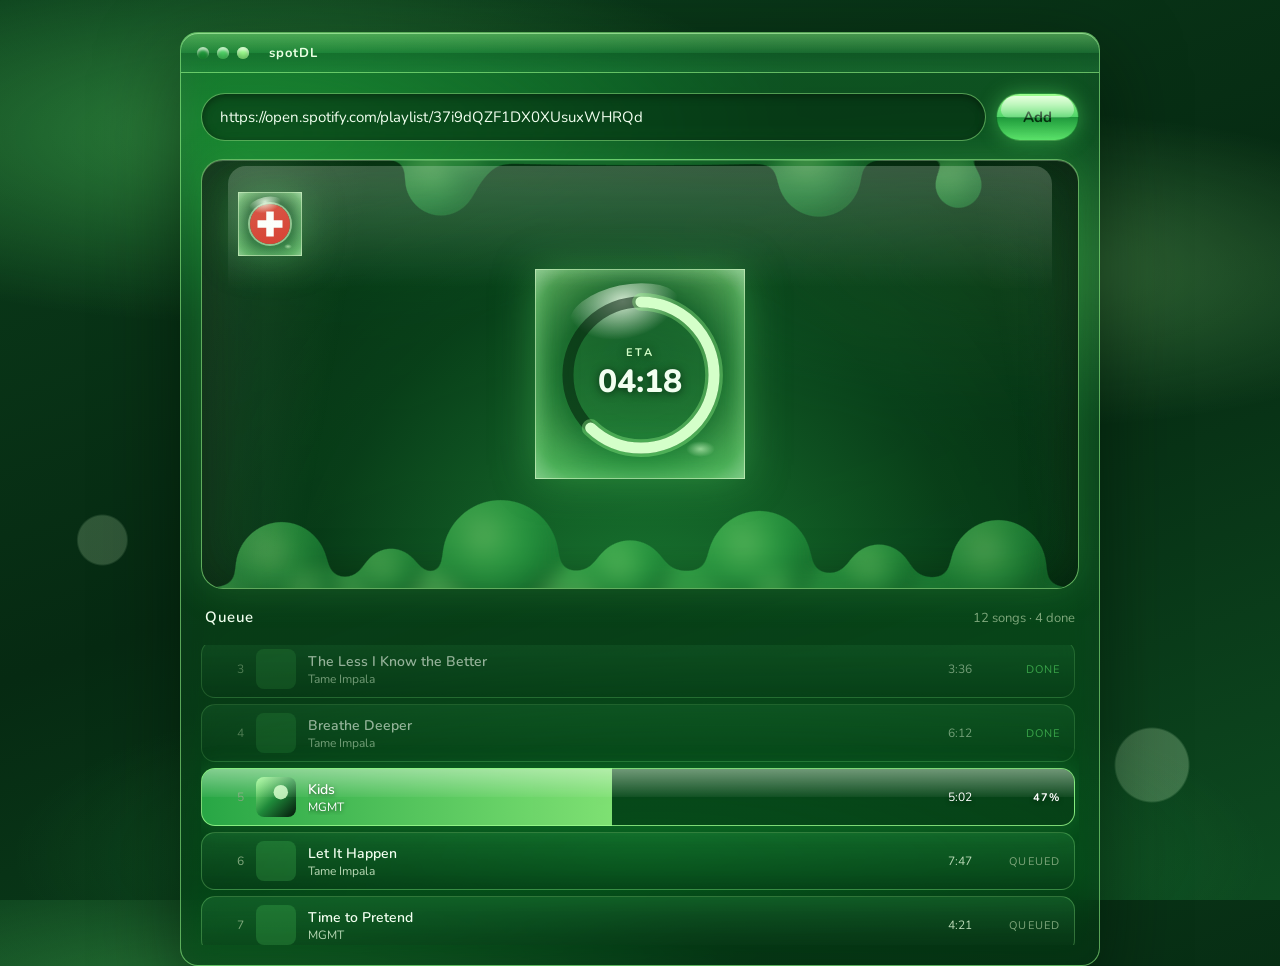
<file: mockup/aurora-v3.html>
<!doctype html>
<html lang="en">
<head>
<meta charset="utf-8">
<meta name="viewport" content="width=device-width, initial-scale=1">
<title>spotDL Lava</title>
<link rel="preconnect" href="https://fonts.googleapis.com">
<link href="https://fonts.googleapis.com/css2?family=Space+Grotesk:wght@400;500;600;700&display=swap" rel="stylesheet">
<link href="https://fonts.googleapis.com/css2?family=Nunito:wght@400;600;700;800&display=swap" rel="stylesheet">
<style>
  :root {
    --g-950: #020a04;
    --g-900: #04150a;
    --g-850: #072010;
    --g-800: #0a2c15;
    --g-700: #10421f;
    --g-600: #17602b;
    --g-500: #1f8a3a;
    --g-400: #2fb84f;
    --g-300: #5be36a;
    --g-200: #9dff8f;
    --g-100: #d4ffc9;
    --text: #f2fff0;
    --text-dim: #b9d9b6;
    --text-faint: #7fa77c;
  }
  * { box-sizing: border-box; margin: 0; padding: 0; }
  html, body { height: 100%; }
  body {
    background: radial-gradient(ellipse at 50% 0%, var(--g-850), var(--g-950) 70%);
    color: var(--text);
    font-family: "Space Grotesk", system-ui, sans-serif;
    display: flex; justify-content: center; align-items: flex-start;
    padding: 32px 16px;
  }

  /* ---------- window ---------- */
  .window {
    width: 920px; max-width: 100%;
    background: linear-gradient(180deg, var(--g-900), var(--g-950));
    border: 1px solid var(--g-700);
    border-radius: 18px;
    box-shadow: 0 30px 80px rgba(0,0,0,.6), 0 0 0 1px rgba(91,227,106,.05) inset;
    overflow: hidden;
  }
  .titlebar {
    height: 40px; display: flex; align-items: center; gap: 8px; padding: 0 16px;
    background: var(--g-900); border-bottom: 1px solid var(--g-800);
  }
  .titlebar i { width: 12px; height: 12px; border-radius: 50%; background: var(--g-600); }
  .titlebar i:nth-child(2) { background: var(--g-500); }
  .titlebar i:nth-child(3) { background: var(--g-400); }
  .titlebar span { margin-left: 12px; font-size: 13px; letter-spacing: .08em; color: var(--text-dim); }

  .content { padding: 20px; display: flex; flex-direction: column; gap: 18px; }

  /* ---------- link row ---------- */
  .link-row { display: flex; gap: 10px; }
  .link-row input {
    flex: 1; height: 48px; padding: 0 18px;
    background: var(--g-850); border: 1px solid var(--g-700); border-radius: 24px;
    color: var(--text); font: inherit; font-size: 15px; outline: none;
  }
  .link-row input::placeholder { color: var(--text-faint); }
  .link-row input:focus { border-color: var(--g-400); box-shadow: 0 0 0 3px rgba(47,184,79,.2); }
  .link-row button {
    height: 48px; padding: 0 26px; border: 0; border-radius: 24px; cursor: pointer;
    background: radial-gradient(circle at 30% 25%, var(--g-300), var(--g-500) 70%);
    color: var(--g-950); font: inherit; font-weight: 700; font-size: 15px;
    box-shadow: 0 0 24px rgba(91,227,106,.35);
  }

  /* ---------- tank ---------- */
  .tank {
    position: relative; height: 430px; border-radius: 22px; overflow: hidden;
    border: 2px solid var(--g-700);
    background: radial-gradient(ellipse at 50% 55%, #0f4a1e 0%, #082a11 35%, #031208 65%, #000 100%);
    box-shadow: inset 0 0 60px rgba(0,0,0,.8), 0 0 40px rgba(47,184,79,.12);
  }
  /* glass sheen */
  .tank::after {
    content: ""; position: absolute; inset: 0; pointer-events: none; border-radius: 20px;
    background:
      linear-gradient(100deg, rgba(212,255,201,.10) 0%, rgba(212,255,201,0) 18%),
      linear-gradient(260deg, rgba(212,255,201,.05) 0%, rgba(212,255,201,0) 12%);
  }
  .lava { position: absolute; inset: 0; width: 100%; height: 100%; }
  .lava .blob { animation: rise linear infinite alternate; }
  @keyframes rise {
    from { transform: translateY(0); }
    to   { transform: translateY(var(--travel)); }
  }

  /* ---------- foreground blobs ---------- */
  .fg { position: absolute; inset: 0; display: flex; align-items: center; justify-content: center; gap: 60px; }
  .fg-blob {
    position: relative; display: flex; flex-direction: column; align-items: center; justify-content: center;
    text-align: center;
    background: radial-gradient(circle at 32% 28%, #6ef07a 0%, #35c254 22%, #1c8a37 55%, #0f5a22 100%);
    box-shadow: 0 0 50px rgba(91,227,106,.35), inset -18px -22px 40px rgba(2,30,10,.55), inset 14px 16px 30px rgba(212,255,201,.25);
    animation: morph 14s ease-in-out infinite, bob 9s ease-in-out infinite;
  }
  .fg-blob.vpn {
    width: 250px; height: 230px; margin-top: -40px;
    border-radius: 58% 42% 55% 45% / 52% 60% 40% 48%;
    animation-delay: -3s, -2s;
  }
  .fg-blob.prog {
    width: 330px; height: 340px; margin-top: 20px;
    border-radius: 46% 54% 42% 58% / 55% 45% 55% 45%;
    animation-delay: -7s, -5s;
  }
  @keyframes morph {
    0%   { border-radius: 58% 42% 55% 45% / 52% 60% 40% 48%; }
    33%  { border-radius: 45% 55% 40% 60% / 60% 45% 55% 40%; }
    66%  { border-radius: 52% 48% 62% 38% / 44% 56% 44% 56%; }
    100% { border-radius: 58% 42% 55% 45% / 52% 60% 40% 48%; }
  }
  @keyframes bob {
    0%, 100% { transform: translateY(0) rotate(0deg); }
    50%      { transform: translateY(-14px) rotate(2deg); }
  }

  .eyebrow { font-size: 11px; letter-spacing: .18em; text-transform: uppercase; color: var(--g-100); opacity: .85; }
  .text-shadow { text-shadow: 0 1px 8px rgba(2,20,8,.55); }

  .vpn .country { font-size: 30px; font-weight: 700; margin: 6px 0 4px; line-height: 1.05; }
  .vpn .ip { font-size: 13px; color: var(--g-100); font-variant-numeric: tabular-nums; }
  .vpn .status {
    margin-top: 12px; display: inline-flex; align-items: center; gap: 8px;
    padding: 5px 12px; border-radius: 999px; font-size: 12px; font-weight: 600;
    background: rgba(2,30,10,.45);
  }
  .vpn .status::before {
    content: ""; width: 8px; height: 8px; border-radius: 50%;
    background: var(--g-200); box-shadow: 0 0 8px var(--g-200);
  }

  .ring-wrap { position: relative; width: 196px; height: 196px; }
  .ring-wrap svg { position: absolute; inset: 0; transform: rotate(-90deg); }
  .cover {
    position: absolute; inset: 22px; border-radius: 50%; overflow: hidden;
    box-shadow: 0 0 0 3px rgba(2,30,10,.5), 0 6px 20px rgba(0,0,0,.45);
  }
  .cover img, .cover svg { width: 100%; height: 100%; display: block; }
  .pct { margin-top: 10px; font-size: 30px; font-weight: 700; line-height: 1; font-variant-numeric: tabular-nums; }
  .eta { margin-top: 4px; font-size: 13px; color: var(--g-100); font-variant-numeric: tabular-nums; }

  /* ---------- queue ---------- */
  .queue-head { display: flex; justify-content: space-between; align-items: baseline; padding: 0 4px; }
  .queue-head h2 { font-size: 15px; font-weight: 600; letter-spacing: .04em; }
  .queue-head span { font-size: 13px; color: var(--text-faint); }
  .queue {
    list-style: none; display: flex; flex-direction: column; gap: 6px;
    max-height: 300px; overflow: auto; padding-right: 4px;
  }
  .row {
    --p: 0%;
    display: grid; grid-template-columns: 28px 40px 1fr auto 76px; align-items: center; gap: 12px;
    padding: 8px 14px; border-radius: 14px;
    background: var(--g-900); border: 1px solid var(--g-800);
  }
  .row .n { font-size: 12px; color: var(--text-faint); text-align: right; font-variant-numeric: tabular-nums; }
  .row .thumb { width: 40px; height: 40px; border-radius: 8px; background: var(--g-700); overflow: hidden; }
  .row .thumb svg { width: 100%; height: 100%; display: block; }
  .row .t { font-size: 14px; font-weight: 600; white-space: nowrap; overflow: hidden; text-overflow: ellipsis; }
  .row .a { font-size: 12px; color: var(--text-dim); white-space: nowrap; overflow: hidden; text-overflow: ellipsis; }
  .row .d { font-size: 12px; color: var(--text-dim); font-variant-numeric: tabular-nums; }
  .row .s { font-size: 11px; letter-spacing: .1em; text-transform: uppercase; text-align: right; color: var(--text-faint); }
  .row.done { opacity: .6; }
  .row.done .s { color: var(--g-300); }
  .row.active {
    border-color: var(--g-500);
    background:
      linear-gradient(90deg, rgba(47,184,79,.55) 0%, rgba(91,227,106,.65) var(--p), var(--g-900) var(--p));
    box-shadow: 0 0 22px rgba(47,184,79,.25);
  }
  .row.active .s { color: var(--text); font-weight: 700; font-variant-numeric: tabular-nums; }
  .row.active .a, .row.active .d { color: var(--text); }
  .queue::-webkit-scrollbar { width: 8px; }
  .queue::-webkit-scrollbar-thumb { background: var(--g-700); border-radius: 8px; }

  @media (max-width: 760px) {
    .fg { flex-direction: column; gap: 10px; }
    .tank { height: 640px; }
    .fg-blob.vpn, .fg-blob.prog { margin-top: 0; }
    .row { grid-template-columns: 22px 36px 1fr 64px; }
    .row .d { display: none; }
  }
  @media (prefers-reduced-motion: reduce) {
    .lava .blob, .fg-blob { animation: none; }
  }

  /* ===== Frutiger Aero: shared gloss ===== */
  body { font-family: "Nunito", "Segoe UI", system-ui, sans-serif; }
  .window { backdrop-filter: blur(18px) saturate(1.4); -webkit-backdrop-filter: blur(18px) saturate(1.4); }
  .titlebar { position: relative; }
  .titlebar i { box-shadow: inset 0 -3px 5px rgba(0,60,10,.35), inset 0 3px 3px rgba(240,255,235,.8); }
  .link-row button { position: relative; overflow: hidden; border: 1px solid rgba(10,90,30,.6); }
  .link-row button::before, .row.active::before, .fg-blob::before {
    content: ""; position: absolute; pointer-events: none;
  }
  .link-row button::before { left: 4px; right: 4px; top: 2px; height: 48%; border-radius: 22px 22px 12px 12px;
    background: linear-gradient(180deg, rgba(240,255,235,.85), rgba(240,255,235,.15)); }
  .fg-blob::before { left: 16%; top: 7%; width: 54%; height: 26%; border-radius: 50%;
    background: radial-gradient(ellipse at 50% 30%, rgba(240,255,235,.85), rgba(240,255,235,0) 70%); transform: rotate(-12deg); }
  .row { position: relative; overflow: hidden; flex-shrink: 0; }
  .row.active::before { left: 0; right: 0; top: 0; height: 50%;
    background: linear-gradient(180deg, rgba(240,255,235,.45), rgba(240,255,235,.05)); }
  .tank::before { content: ""; position: absolute; left: 3%; right: 3%; top: 6px; height: 36%; z-index: 2; pointer-events: none;
    border-radius: 18px 18px 50% 50% / 18px 18px 30px 30px;
    background: linear-gradient(180deg, rgba(240,255,235,.22), rgba(240,255,235,0) 80%); }
  .cover { box-shadow: 0 0 0 3px rgba(240,255,235,.6), 0 6px 20px rgba(0,60,10,.45); }

  /* ===== theme: Aero Aurora (deep glass) ===== */
  body {
    background:
      radial-gradient(ellipse 60% 30% at 20% 15%, rgba(91,227,106,.45), transparent 70%),
      radial-gradient(ellipse 50% 25% at 80% 30%, rgba(157,255,143,.30), transparent 70%),
      radial-gradient(ellipse 70% 30% at 50% 95%, rgba(47,184,79,.40), transparent 70%),
      radial-gradient(circle at 90% 85%, rgba(212,255,201,.25) 0 36px, transparent 38px),
      radial-gradient(circle at 8% 60%, rgba(212,255,201,.20) 0 24px, transparent 26px),
      linear-gradient(160deg, #0b3d1b 0%, #062a12 50%, #0d4a20 100%);
  }
  .window { background: linear-gradient(180deg, rgba(40,140,70,.35), rgba(8,50,22,.45));
            border: 1px solid rgba(157,255,143,.55);
            box-shadow: 0 30px 80px rgba(0,20,6,.6), inset 0 1px 0 rgba(212,255,201,.6); }
  .titlebar { background: linear-gradient(180deg, rgba(157,255,143,.40) 0%, rgba(60,180,90,.25) 50%, rgba(20,100,45,.25) 51%, rgba(40,140,70,.3) 100%);
              border-bottom: 1px solid rgba(157,255,143,.35); }
  .titlebar span { color: #e8ffe2; font-weight: 700; }
  .titlebar i { background: #1f9a3c; } .titlebar i:nth-child(2) { background: #4fd468; } .titlebar i:nth-child(3) { background: #9dff8f; }
  .link-row input { background: rgba(4,40,15,.55); border: 1px solid rgba(157,255,143,.5); box-shadow: inset 0 2px 8px rgba(0,0,0,.4); }
  .link-row button { background: linear-gradient(180deg, #9dff8f 0%, #4fd468 50%, #1f9a3c 51%, #5be36a 100%); color: #04300f;
                     box-shadow: 0 0 20px rgba(91,227,106,.45); }
  .tank { border: 1px solid rgba(157,255,143,.6);
          background: radial-gradient(ellipse at 50% 120%, rgba(47,184,79,.55), rgba(8,60,25,.55) 55%, rgba(2,25,10,.7) 100%);
          box-shadow: inset 0 0 50px rgba(0,20,6,.7), inset 0 1px 0 rgba(212,255,201,.5), 0 0 40px rgba(91,227,106,.2); }
  .lava g { opacity: .5; }
  /* soap-bubble glass blobs */
  .fg-blob { background: radial-gradient(circle at 50% 50%, rgba(91,227,106,.10) 0%, rgba(91,227,106,.18) 55%, rgba(157,255,143,.45) 85%, rgba(212,255,201,.65) 100%);
             backdrop-filter: blur(6px); -webkit-backdrop-filter: blur(6px);
             border: 1px solid rgba(212,255,201,.6);
             box-shadow: 0 0 40px rgba(91,227,106,.35), inset 0 -20px 40px rgba(47,184,79,.35), inset 0 0 18px rgba(212,255,201,.35); }
  .fg-blob::after { content: ""; position: absolute; right: 14%; bottom: 10%; width: 14%; height: 8%; border-radius: 50%;
                    background: radial-gradient(rgba(212,255,201,.6), transparent 70%); }
  .row { background: linear-gradient(180deg, rgba(60,170,90,.22), rgba(8,50,22,.35)); border: 1px solid rgba(157,255,143,.28); }
  .row .thumb { background: rgba(91,227,106,.2); }
  .row.active { border-color: rgba(157,255,143,.8);
                background: linear-gradient(90deg, rgba(47,184,79,.85) 0%, rgba(140,240,125,.9) var(--p), rgba(8,50,22,.35) var(--p)); }
  .row.active .t, .row.active .a, .row.active .d, .row.active .s { text-shadow: 0 1px 4px rgba(0,30,8,.7); color: #fff; }

  /* ===== updated front bubbles ===== */
  .fg { display: block; }
  .fg-blob.flagb { position: absolute; left: 36px; top: 32px; width: 64px; height: 64px; margin: 0; animation-delay: -3s, -2s; }
  .flagb .f { width: 40px; height: 40px; border-radius: 50%; overflow: hidden; box-shadow: 0 0 0 2px rgba(212,255,201,.55); }
  .flagb .f svg { width: 100%; height: 100%; display: block; }
  .fg-blob.ringb { position: absolute; left: calc(50% - 105px); top: calc(50% - 105px); width: 210px; height: 210px; margin: 0; animation-delay: -7s, -5s; }
  .ringb svg { position: absolute; inset: 22px; width: 166px; height: 166px; transform: rotate(-90deg); }
  .ringb .eta-c { position: relative; text-align: center; text-shadow: 0 1px 8px rgba(2,20,8,.7); }
  .ringb .eta-c small { display: block; font-size: 11px; font-weight: 700; letter-spacing: .2em; color: #d4ffc9; }
  .ringb .eta-c b { font-size: 32px; font-weight: 800; font-variant-numeric: tabular-nums; }
</style>
</head>
<body>
<div class="window">
  <div class="titlebar"><i></i><i></i><i></i><span>spotDL</span></div>

  <div class="content">
    <!-- top row: link input -->
    <form class="link-row" onsubmit="return false">
      <input type="url" placeholder="Paste a Spotify link: track, album or playlist" value="https://open.spotify.com/playlist/37i9dQZF1DX0XUsuxWHRQd">
      <button type="submit">Add</button>
    </form>

    <!-- tank -->
    <div class="tank">
      <!-- background layer: lava -->
      <svg class="lava" viewBox="0 0 880 430" preserveAspectRatio="xMidYMid slice" aria-hidden="true">
        <defs>
          <filter id="goo">
            <feGaussianBlur in="SourceGraphic" stdDeviation="10" result="blur"/>
            <feColorMatrix in="blur" mode="matrix" values="1 0 0 0 0  0 1 0 0 0  0 0 1 0 0  0 0 0 21 -9"/>
          </filter>
          <radialGradient id="lavaGrad" cx="35%" cy="30%" r="75%">
            <stop offset="0" stop-color="#9dff8f"/>
            <stop offset=".25" stop-color="#5be36a"/>
            <stop offset=".6" stop-color="#2fb84f"/>
            <stop offset="1" stop-color="#156e2c"/>
          </radialGradient>
        </defs>
        <g filter="url(#goo)" fill="url(#lavaGrad)" opacity=".55">
          <!-- pools -->
          <ellipse cx="440" cy="452" rx="520" ry="38"/>
          <ellipse cx="440" cy="-24" rx="420" ry="28"/>
          <!-- rising blobs: --travel is how far up they float -->
          <circle class="blob" cx="80"  cy="410" r="46" style="--travel:-360px;animation-duration:26s;animation-delay:-4s"/>
          <circle class="blob" cx="190" cy="420" r="30" style="--travel:-390px;animation-duration:19s;animation-delay:-11s"/>
          <circle class="blob" cx="300" cy="400" r="58" style="--travel:-330px;animation-duration:34s;animation-delay:-20s"/>
          <circle class="blob" cx="430" cy="420" r="38" style="--travel:-380px;animation-duration:23s;animation-delay:-7s"/>
          <circle class="blob" cx="560" cy="405" r="52" style="--travel:-350px;animation-duration:30s;animation-delay:-16s"/>
          <circle class="blob" cx="680" cy="420" r="34" style="--travel:-385px;animation-duration:21s;animation-delay:-3s"/>
          <circle class="blob" cx="800" cy="410" r="48" style="--travel:-360px;animation-duration:28s;animation-delay:-22s"/>
          <circle class="blob" cx="240" cy="20"  r="36" style="--travel:380px;animation-duration:32s;animation-delay:-9s"/>
          <circle class="blob" cx="620" cy="15"  r="42" style="--travel:370px;animation-duration:27s;animation-delay:-14s"/>
          <circle class="blob" cx="110" cy="440" r="28" style="--travel:-300px;animation-duration:26s;animation-delay:-5s"/>
          <circle class="blob" cx="580" cy="440" r="26" style="--travel:-280px;animation-duration:30s;animation-delay:-18s"/>
          <circle class="blob" cx="270" cy="0"   r="22" style="--travel:300px;animation-duration:32s;animation-delay:-10s"/>
          <circle class="blob" cx="760" cy="25"  r="24" style="--travel:390px;animation-duration:18s;animation-delay:-6s"/>
        </g>
      </svg>

      <!-- top layer: info blobs -->
      <div class="fg">
        <!-- location: flag only -->
        <div class="fg-blob flagb" title="Switzerland">
          <div class="f">
            <!-- placeholder: the real app will load the flag for the detected country -->
            <svg viewBox="0 0 32 32"><rect width="32" height="32" fill="#d52b1e"/><rect x="13" y="6" width="6" height="20" fill="#fff"/><rect x="6" y="13" width="20" height="6" fill="#fff"/></svg>
          </div>
        </div>

        <!-- progress: ring with ETA in the middle -->
        <div class="fg-blob ringb">
          <svg viewBox="0 0 150 150">
            <circle cx="75" cy="75" r="66" fill="none" stroke="rgba(2,30,10,.55)" stroke-width="10"/>
            <circle cx="75" cy="75" r="66" fill="none" stroke="#9dff8f" stroke-opacity=".35" stroke-width="16" stroke-linecap="round"
                    stroke-dasharray="414.7" stroke-dashoffset="157.6"/>
            <circle cx="75" cy="75" r="66" fill="none" stroke="#d4ffc9" stroke-width="10" stroke-linecap="round"
                    stroke-dasharray="414.7" stroke-dashoffset="157.6"/>
          </svg>
          <div class="eta-c"><small>ETA</small><b>04:18</b></div>
        </div>
      </div>
      <!-- gradient used by the queue thumbnail placeholder -->
      <svg width="0" height="0" style="position:absolute" aria-hidden="true"><defs>
        <linearGradient id="art" x1="0" y1="0" x2="1" y2="1">
          <stop offset="0" stop-color="#9dff8f"/><stop offset=".5" stop-color="#1f8a3a"/><stop offset="1" stop-color="#04150a"/>
        </linearGradient></defs></svg>
    </div>

    <!-- queue -->
    <div class="queue-head"><h2>Queue</h2><span>12 songs · 4 done</span></div>
    <ul class="queue">
      <li class="row done"><span class="n">1</span><span class="thumb"></span><div><div class="t">Midnight City</div><div class="a">M83</div></div><span class="d">4:03</span><span class="s">Done</span></li>
      <li class="row done"><span class="n">2</span><span class="thumb"></span><div><div class="t">Electric Feel</div><div class="a">MGMT</div></div><span class="d">3:49</span><span class="s">Done</span></li>
      <li class="row done"><span class="n">3</span><span class="thumb"></span><div><div class="t">The Less I Know the Better</div><div class="a">Tame Impala</div></div><span class="d">3:36</span><span class="s">Done</span></li>
      <li class="row done"><span class="n">4</span><span class="thumb"></span><div><div class="t">Breathe Deeper</div><div class="a">Tame Impala</div></div><span class="d">6:12</span><span class="s">Done</span></li>
      <li class="row active" style="--p:47%"><span class="n">5</span><span class="thumb"><svg viewBox="0 0 100 100"><rect width="100" height="100" fill="url(#art)"/><circle cx="62" cy="38" r="18" fill="#d4ffc9" opacity=".85"/></svg></span><div><div class="t">Kids</div><div class="a">MGMT</div></div><span class="d">5:02</span><span class="s">47%</span></li>
      <li class="row"><span class="n">6</span><span class="thumb"></span><div><div class="t">Let It Happen</div><div class="a">Tame Impala</div></div><span class="d">7:47</span><span class="s">Queued</span></li>
      <li class="row"><span class="n">7</span><span class="thumb"></span><div><div class="t">Time to Pretend</div><div class="a">MGMT</div></div><span class="d">4:21</span><span class="s">Queued</span></li>
      <li class="row"><span class="n">8</span><span class="thumb"></span><div><div class="t">Wait</div><div class="a">M83</div></div><span class="d">5:43</span><span class="s">Queued</span></li>
    </ul>
  </div>
</div>
<script>
  // keep the song currently downloading in view
  const active = document.querySelector('.row.active');
  const q = document.querySelector('.queue');
  if (active) q.scrollTop = active.offsetTop - q.offsetTop - q.clientHeight / 2 + active.clientHeight / 2;
</script>
</body>
</html>
</file>
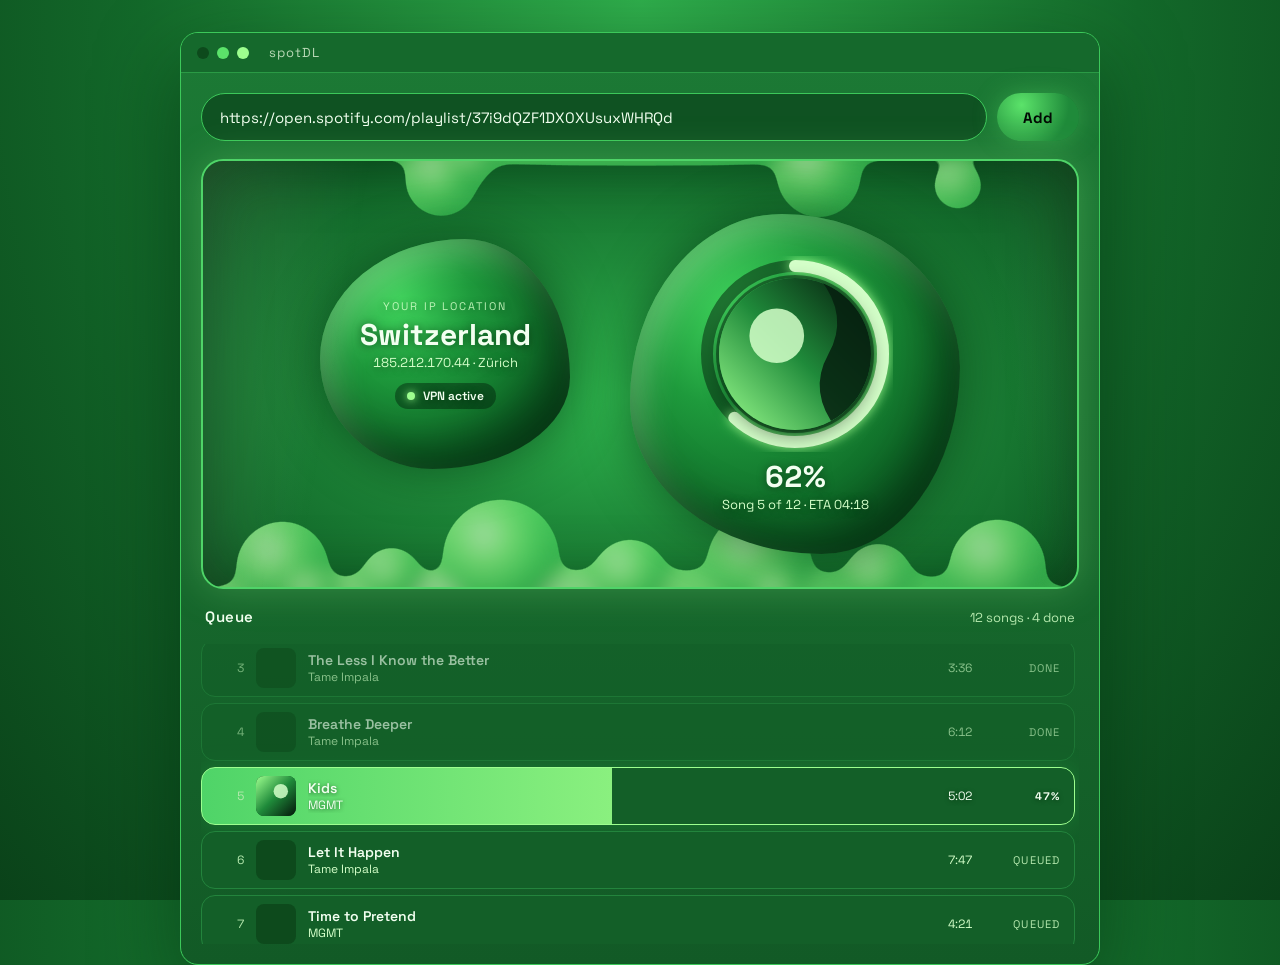
<file: mockup/green-bg.html>
<!doctype html>
<html lang="en">
<head>
<meta charset="utf-8">
<meta name="viewport" content="width=device-width, initial-scale=1">
<title>spotDL Lava</title>
<link rel="preconnect" href="https://fonts.googleapis.com">
<link href="https://fonts.googleapis.com/css2?family=Space+Grotesk:wght@400;500;600;700&display=swap" rel="stylesheet">
<style>
  :root {
    --g-950: #020a04;
    --g-900: #04150a;
    --g-850: #072010;
    --g-800: #0a2c15;
    --g-700: #10421f;
    --g-600: #17602b;
    --g-500: #1f8a3a;
    --g-400: #2fb84f;
    --g-300: #5be36a;
    --g-200: #9dff8f;
    --g-100: #d4ffc9;
    --text: #f2fff0;
    --text-dim: #b9d9b6;
    --text-faint: #7fa77c;
  }
  * { box-sizing: border-box; margin: 0; padding: 0; }
  html, body { height: 100%; }
  body {
    background: radial-gradient(ellipse at 50% 0%, var(--g-850), var(--g-950) 70%);
    color: var(--text);
    font-family: "Space Grotesk", system-ui, sans-serif;
    display: flex; justify-content: center; align-items: flex-start;
    padding: 32px 16px;
  }

  /* ---------- window ---------- */
  .window {
    width: 920px; max-width: 100%;
    background: linear-gradient(180deg, var(--g-900), var(--g-950));
    border: 1px solid var(--g-700);
    border-radius: 18px;
    box-shadow: 0 30px 80px rgba(0,0,0,.6), 0 0 0 1px rgba(91,227,106,.05) inset;
    overflow: hidden;
  }
  .titlebar {
    height: 40px; display: flex; align-items: center; gap: 8px; padding: 0 16px;
    background: var(--g-900); border-bottom: 1px solid var(--g-800);
  }
  .titlebar i { width: 12px; height: 12px; border-radius: 50%; background: var(--g-600); }
  .titlebar i:nth-child(2) { background: var(--g-500); }
  .titlebar i:nth-child(3) { background: var(--g-400); }
  .titlebar span { margin-left: 12px; font-size: 13px; letter-spacing: .08em; color: var(--text-dim); }

  .content { padding: 20px; display: flex; flex-direction: column; gap: 18px; }

  /* ---------- link row ---------- */
  .link-row { display: flex; gap: 10px; }
  .link-row input {
    flex: 1; height: 48px; padding: 0 18px;
    background: var(--g-850); border: 1px solid var(--g-700); border-radius: 24px;
    color: var(--text); font: inherit; font-size: 15px; outline: none;
  }
  .link-row input::placeholder { color: var(--text-faint); }
  .link-row input:focus { border-color: var(--g-400); box-shadow: 0 0 0 3px rgba(47,184,79,.2); }
  .link-row button {
    height: 48px; padding: 0 26px; border: 0; border-radius: 24px; cursor: pointer;
    background: radial-gradient(circle at 30% 25%, var(--g-300), var(--g-500) 70%);
    color: var(--g-950); font: inherit; font-weight: 700; font-size: 15px;
    box-shadow: 0 0 24px rgba(91,227,106,.35);
  }

  /* ---------- tank ---------- */
  .tank {
    position: relative; height: 430px; border-radius: 22px; overflow: hidden;
    border: 2px solid var(--g-700);
    background: radial-gradient(ellipse at 50% 55%, #0f4a1e 0%, #082a11 35%, #031208 65%, #000 100%);
    box-shadow: inset 0 0 60px rgba(0,0,0,.8), 0 0 40px rgba(47,184,79,.12);
  }
  /* glass sheen */
  .tank::after {
    content: ""; position: absolute; inset: 0; pointer-events: none; border-radius: 20px;
    background:
      linear-gradient(100deg, rgba(212,255,201,.10) 0%, rgba(212,255,201,0) 18%),
      linear-gradient(260deg, rgba(212,255,201,.05) 0%, rgba(212,255,201,0) 12%);
  }
  .lava { position: absolute; inset: 0; width: 100%; height: 100%; }
  .lava .blob { animation: rise linear infinite alternate; }
  @keyframes rise {
    from { transform: translateY(0); }
    to   { transform: translateY(var(--travel)); }
  }

  /* ---------- foreground blobs ---------- */
  .fg { position: absolute; inset: 0; display: flex; align-items: center; justify-content: center; gap: 60px; }
  .fg-blob {
    position: relative; display: flex; flex-direction: column; align-items: center; justify-content: center;
    text-align: center;
    background: radial-gradient(circle at 32% 28%, #6ef07a 0%, #35c254 22%, #1c8a37 55%, #0f5a22 100%);
    box-shadow: 0 0 50px rgba(91,227,106,.35), inset -18px -22px 40px rgba(2,30,10,.55), inset 14px 16px 30px rgba(212,255,201,.25);
    animation: morph 14s ease-in-out infinite, bob 9s ease-in-out infinite;
  }
  .fg-blob.vpn {
    width: 250px; height: 230px; margin-top: -40px;
    border-radius: 58% 42% 55% 45% / 52% 60% 40% 48%;
    animation-delay: -3s, -2s;
  }
  .fg-blob.prog {
    width: 330px; height: 340px; margin-top: 20px;
    border-radius: 46% 54% 42% 58% / 55% 45% 55% 45%;
    animation-delay: -7s, -5s;
  }
  @keyframes morph {
    0%   { border-radius: 58% 42% 55% 45% / 52% 60% 40% 48%; }
    33%  { border-radius: 45% 55% 40% 60% / 60% 45% 55% 40%; }
    66%  { border-radius: 52% 48% 62% 38% / 44% 56% 44% 56%; }
    100% { border-radius: 58% 42% 55% 45% / 52% 60% 40% 48%; }
  }
  @keyframes bob {
    0%, 100% { transform: translateY(0) rotate(0deg); }
    50%      { transform: translateY(-14px) rotate(2deg); }
  }

  .eyebrow { font-size: 11px; letter-spacing: .18em; text-transform: uppercase; color: var(--g-100); opacity: .85; }
  .text-shadow { text-shadow: 0 1px 8px rgba(2,20,8,.55); }

  .vpn .country { font-size: 30px; font-weight: 700; margin: 6px 0 4px; line-height: 1.05; }
  .vpn .ip { font-size: 13px; color: var(--g-100); font-variant-numeric: tabular-nums; }
  .vpn .status {
    margin-top: 12px; display: inline-flex; align-items: center; gap: 8px;
    padding: 5px 12px; border-radius: 999px; font-size: 12px; font-weight: 600;
    background: rgba(2,30,10,.45);
  }
  .vpn .status::before {
    content: ""; width: 8px; height: 8px; border-radius: 50%;
    background: var(--g-200); box-shadow: 0 0 8px var(--g-200);
  }

  .ring-wrap { position: relative; width: 196px; height: 196px; }
  .ring-wrap svg { position: absolute; inset: 0; transform: rotate(-90deg); }
  .cover {
    position: absolute; inset: 22px; border-radius: 50%; overflow: hidden;
    box-shadow: 0 0 0 3px rgba(2,30,10,.5), 0 6px 20px rgba(0,0,0,.45);
  }
  .cover img, .cover svg { width: 100%; height: 100%; display: block; }
  .pct { margin-top: 10px; font-size: 30px; font-weight: 700; line-height: 1; font-variant-numeric: tabular-nums; }
  .eta { margin-top: 4px; font-size: 13px; color: var(--g-100); font-variant-numeric: tabular-nums; }

  /* ---------- queue ---------- */
  .queue-head { display: flex; justify-content: space-between; align-items: baseline; padding: 0 4px; }
  .queue-head h2 { font-size: 15px; font-weight: 600; letter-spacing: .04em; }
  .queue-head span { font-size: 13px; color: var(--text-faint); }
  .queue {
    list-style: none; display: flex; flex-direction: column; gap: 6px;
    max-height: 300px; overflow: auto; padding-right: 4px;
  }
  .row {
    --p: 0%;
    display: grid; grid-template-columns: 28px 40px 1fr auto 76px; align-items: center; gap: 12px;
    padding: 8px 14px; border-radius: 14px;
    background: var(--g-900); border: 1px solid var(--g-800);
  }
  .row .n { font-size: 12px; color: var(--text-faint); text-align: right; font-variant-numeric: tabular-nums; }
  .row .thumb { width: 40px; height: 40px; border-radius: 8px; background: var(--g-700); overflow: hidden; }
  .row .thumb svg { width: 100%; height: 100%; display: block; }
  .row .t { font-size: 14px; font-weight: 600; white-space: nowrap; overflow: hidden; text-overflow: ellipsis; }
  .row .a { font-size: 12px; color: var(--text-dim); white-space: nowrap; overflow: hidden; text-overflow: ellipsis; }
  .row .d { font-size: 12px; color: var(--text-dim); font-variant-numeric: tabular-nums; }
  .row .s { font-size: 11px; letter-spacing: .1em; text-transform: uppercase; text-align: right; color: var(--text-faint); }
  .row.done { opacity: .6; }
  .row.done .s { color: var(--g-300); }
  .row.active {
    border-color: var(--g-500);
    background:
      linear-gradient(90deg, rgba(47,184,79,.55) 0%, rgba(91,227,106,.65) var(--p), var(--g-900) var(--p));
    box-shadow: 0 0 22px rgba(47,184,79,.25);
  }
  .row.active .s { color: var(--text); font-weight: 700; font-variant-numeric: tabular-nums; }
  .row.active .a, .row.active .d { color: var(--text); }
  .queue::-webkit-scrollbar { width: 8px; }
  .queue::-webkit-scrollbar-thumb { background: var(--g-700); border-radius: 8px; }

  @media (max-width: 760px) {
    .fg { flex-direction: column; gap: 10px; }
    .tank { height: 640px; }
    .fg-blob.vpn, .fg-blob.prog { margin-top: 0; }
    .row { grid-template-columns: 22px 36px 1fr 64px; }
    .row .d { display: none; }
  }
  @media (prefers-reduced-motion: reduce) {
    .lava .blob, .fg-blob { animation: none; }
  }

  /* ===== theme: green background ===== */
  body { background: radial-gradient(ellipse at 50% 0%, #2fae4c, #13692a 55%, #0a4219 100%); }
  .window { background: linear-gradient(180deg, #1c7a35, #125a26); border-color: #3cc85a; box-shadow: 0 30px 80px rgba(2,40,12,.55); }
  .titlebar { background: #15692c; border-bottom-color: #2a9a45; }
  .titlebar i { background: #0d4a1c; } .titlebar i:nth-child(2) { background: #5be36a; } .titlebar i:nth-child(3) { background: #9dff8f; }
  .link-row input { background: #0f5222; border-color: #3cc85a; }
  .tank { border-color: #4fd468; background: radial-gradient(ellipse at 50% 55%, #2fb84f 0%, #1f8a3a 40%, #136a2b 75%, #0c4c1e 100%);
          box-shadow: inset 0 0 60px rgba(4,40,14,.6), 0 0 40px rgba(157,255,143,.25); }
  .lava g { opacity: .7; }
  #lavaGrad stop:nth-child(1) { stop-color: #e2ffd9; } #lavaGrad stop:nth-child(2) { stop-color: #9dff8f; }
  #lavaGrad stop:nth-child(3) { stop-color: #5be36a; } #lavaGrad stop:nth-child(4) { stop-color: #2fb84f; }
  .fg-blob { background: radial-gradient(circle at 32% 28%, #3fd35c 0%, #1e9a3c 30%, #0f6a28 65%, #084019 100%);
             box-shadow: 0 0 50px rgba(2,40,12,.5), inset -18px -22px 40px rgba(2,30,10,.55), inset 14px 16px 30px rgba(212,255,201,.3); }
  .row { background: #135f28; border-color: #23843d; }
  .row .thumb { background: #0d4a1c; }
  .row.active { border-color: #9dff8f; background: linear-gradient(90deg, #4fd468 0%, #8af07f var(--p), #135f28 var(--p)); }
  .row.active .t, .row.active .a, .row.active .d, .row.active .s { text-shadow: 0 1px 4px rgba(2,40,12,.6); }
  .row .a, .row .d { color: #d4ffc9; } .row .n, .row .s, .queue-head span { color: #b5e8ae; }
  .row.done .s { color: #d4ffc9; }
</style>
</head>
<body>
<div class="window">
  <div class="titlebar"><i></i><i></i><i></i><span>spotDL</span></div>

  <div class="content">
    <!-- top row: link input -->
    <form class="link-row" onsubmit="return false">
      <input type="url" placeholder="Paste a Spotify link: track, album or playlist" value="https://open.spotify.com/playlist/37i9dQZF1DX0XUsuxWHRQd">
      <button type="submit">Add</button>
    </form>

    <!-- tank -->
    <div class="tank">
      <!-- background layer: lava -->
      <svg class="lava" viewBox="0 0 880 430" preserveAspectRatio="xMidYMid slice" aria-hidden="true">
        <defs>
          <filter id="goo">
            <feGaussianBlur in="SourceGraphic" stdDeviation="10" result="blur"/>
            <feColorMatrix in="blur" mode="matrix" values="1 0 0 0 0  0 1 0 0 0  0 0 1 0 0  0 0 0 21 -9"/>
          </filter>
          <radialGradient id="lavaGrad" cx="35%" cy="30%" r="75%">
            <stop offset="0" stop-color="#9dff8f"/>
            <stop offset=".25" stop-color="#5be36a"/>
            <stop offset=".6" stop-color="#2fb84f"/>
            <stop offset="1" stop-color="#156e2c"/>
          </radialGradient>
        </defs>
        <g filter="url(#goo)" fill="url(#lavaGrad)" opacity=".55">
          <!-- pools -->
          <ellipse cx="440" cy="452" rx="520" ry="38"/>
          <ellipse cx="440" cy="-24" rx="420" ry="28"/>
          <!-- rising blobs: --travel is how far up they float -->
          <circle class="blob" cx="80"  cy="410" r="46" style="--travel:-360px;animation-duration:26s;animation-delay:-4s"/>
          <circle class="blob" cx="190" cy="420" r="30" style="--travel:-390px;animation-duration:19s;animation-delay:-11s"/>
          <circle class="blob" cx="300" cy="400" r="58" style="--travel:-330px;animation-duration:34s;animation-delay:-20s"/>
          <circle class="blob" cx="430" cy="420" r="38" style="--travel:-380px;animation-duration:23s;animation-delay:-7s"/>
          <circle class="blob" cx="560" cy="405" r="52" style="--travel:-350px;animation-duration:30s;animation-delay:-16s"/>
          <circle class="blob" cx="680" cy="420" r="34" style="--travel:-385px;animation-duration:21s;animation-delay:-3s"/>
          <circle class="blob" cx="800" cy="410" r="48" style="--travel:-360px;animation-duration:28s;animation-delay:-22s"/>
          <circle class="blob" cx="240" cy="20"  r="36" style="--travel:380px;animation-duration:32s;animation-delay:-9s"/>
          <circle class="blob" cx="620" cy="15"  r="42" style="--travel:370px;animation-duration:27s;animation-delay:-14s"/>
          <circle class="blob" cx="110" cy="440" r="28" style="--travel:-300px;animation-duration:26s;animation-delay:-5s"/>
          <circle class="blob" cx="580" cy="440" r="26" style="--travel:-280px;animation-duration:30s;animation-delay:-18s"/>
          <circle class="blob" cx="270" cy="0"   r="22" style="--travel:300px;animation-duration:32s;animation-delay:-10s"/>
          <circle class="blob" cx="760" cy="25"  r="24" style="--travel:390px;animation-duration:18s;animation-delay:-6s"/>
        </g>
      </svg>

      <!-- top layer: info blobs -->
      <div class="fg">
        <div class="fg-blob vpn text-shadow">
          <div class="eyebrow">Your IP location</div>
          <div class="country">Switzerland</div>
          <div class="ip">185.212.170.44 · Zürich</div>
          <div class="status">VPN active</div>
        </div>

        <div class="fg-blob prog text-shadow">
          <div class="ring-wrap">
            <svg viewBox="0 0 196 196">
              <circle cx="98" cy="98" r="88" fill="none" stroke="rgba(2,30,10,.5)" stroke-width="12"/>
              <circle cx="98" cy="98" r="88" fill="none" stroke="#d4ffc9" stroke-width="12" stroke-linecap="round"
                      stroke-dasharray="552.9" stroke-dashoffset="210.1" style="filter:drop-shadow(0 0 6px #9dff8f)"/>
            </svg>
            <div class="cover">
              <!-- placeholder for current song's album art -->
              <svg viewBox="0 0 100 100">
                <defs>
                  <linearGradient id="art" x1="0" y1="0" x2="1" y2="1">
                    <stop offset="0" stop-color="#9dff8f"/><stop offset=".5" stop-color="#1f8a3a"/><stop offset="1" stop-color="#04150a"/>
                  </linearGradient>
                </defs>
                <rect width="100" height="100" fill="url(#art)"/>
                <circle cx="62" cy="38" r="18" fill="#d4ffc9" opacity=".85"/>
                <path d="M0 78 Q25 58 50 72 T100 66 V100 H0Z" fill="#072010" opacity=".85"/>
              </svg>
            </div>
          </div>
          <div class="pct">62%</div>
          <div class="eta">Song 5 of 12 · ETA 04:18</div>
        </div>
      </div>
    </div>

    <!-- queue -->
    <div class="queue-head"><h2>Queue</h2><span>12 songs · 4 done</span></div>
    <ul class="queue">
      <li class="row done"><span class="n">1</span><span class="thumb"></span><div><div class="t">Midnight City</div><div class="a">M83</div></div><span class="d">4:03</span><span class="s">Done</span></li>
      <li class="row done"><span class="n">2</span><span class="thumb"></span><div><div class="t">Electric Feel</div><div class="a">MGMT</div></div><span class="d">3:49</span><span class="s">Done</span></li>
      <li class="row done"><span class="n">3</span><span class="thumb"></span><div><div class="t">The Less I Know the Better</div><div class="a">Tame Impala</div></div><span class="d">3:36</span><span class="s">Done</span></li>
      <li class="row done"><span class="n">4</span><span class="thumb"></span><div><div class="t">Breathe Deeper</div><div class="a">Tame Impala</div></div><span class="d">6:12</span><span class="s">Done</span></li>
      <li class="row active" style="--p:47%"><span class="n">5</span><span class="thumb"><svg viewBox="0 0 100 100"><rect width="100" height="100" fill="url(#art)"/><circle cx="62" cy="38" r="18" fill="#d4ffc9" opacity=".85"/></svg></span><div><div class="t">Kids</div><div class="a">MGMT</div></div><span class="d">5:02</span><span class="s">47%</span></li>
      <li class="row"><span class="n">6</span><span class="thumb"></span><div><div class="t">Let It Happen</div><div class="a">Tame Impala</div></div><span class="d">7:47</span><span class="s">Queued</span></li>
      <li class="row"><span class="n">7</span><span class="thumb"></span><div><div class="t">Time to Pretend</div><div class="a">MGMT</div></div><span class="d">4:21</span><span class="s">Queued</span></li>
      <li class="row"><span class="n">8</span><span class="thumb"></span><div><div class="t">Wait</div><div class="a">M83</div></div><span class="d">5:43</span><span class="s">Queued</span></li>
    </ul>
  </div>
</div>
<script>
  // keep the song currently downloading in view
  const active = document.querySelector('.row.active');
  const q = document.querySelector('.queue');
  if (active) q.scrollTop = active.offsetTop - q.offsetTop - q.clientHeight / 2 + active.clientHeight / 2;
</script>
</body>
</html>
</file>
<file: style.css>
/* ==========================================================================
   Weather — early-2010s iOS 6 / Mac OS X Lion styling
   ========================================================================== */

*,
*::before,
*::after { box-sizing: border-box; }

html { -webkit-text-size-adjust: 100%; }

body {
  margin: 0;
  min-height: 100vh;
  font-family: "Helvetica Neue", Helvetica, Arial, sans-serif;
  color: #fff;
  /* Dark linen, as in the iOS 5/6 Notification Center and multitasking tray */
  background-color: #3c4047;
  background-image:
    repeating-linear-gradient(0deg, rgba(255,255,255,.035) 0 1px, transparent 1px 3px),
    repeating-linear-gradient(90deg, rgba(0,0,0,.09) 0 1px, transparent 1px 4px),
    repeating-linear-gradient(45deg, rgba(255,255,255,.02) 0 1px, transparent 1px 6px),
    radial-gradient(ellipse at top, #4a4f57, #2b2e33);
  padding: 32px 16px;
}

button { font: inherit; cursor: pointer; }

/* ---------- Window (Mac OS X Lion) ---------- */

.window {
  max-width: 1120px;
  margin: 0 auto;
  border-radius: 6px 6px 5px 5px;
  overflow: hidden;
  background: #d8dce2;
  box-shadow:
    0 0 0 1px rgba(0,0,0,.55),
    0 22px 50px rgba(0,0,0,.6),
    inset 0 1px 0 rgba(255,255,255,.6);
}

.titlebar {
  position: relative;
  display: flex;
  align-items: center;
  justify-content: space-between;
  gap: 12px;
  min-height: 48px;
  padding: 8px 12px;
  background: linear-gradient(#ececec, #d3d3d3 50%, #bebebe);
  border-bottom: 1px solid #7b7b7b;
  box-shadow: inset 0 1px 0 rgba(255,255,255,.9);
}

.title {
  position: absolute;
  left: 50%;
  transform: translateX(-50%);
  margin: 0;
  font-size: 14px;
  font-weight: normal;
  color: #3a3a3a;
  text-shadow: 0 1px 0 rgba(255,255,255,.8);
  pointer-events: none;
}

.toolbar { display: flex; align-items: center; gap: 8px; margin-left: auto; }

/* iOS 6 segmented control */
.segmented {
  display: inline-flex;
  border-radius: 5px;
  box-shadow: 0 1px 0 rgba(255,255,255,.6);
}
.segmented button {
  min-width: 42px;
  padding: 4px 10px;
  font-size: 13px;
  font-weight: bold;
  color: #4a4a4a;
  text-shadow: 0 1px 0 rgba(255,255,255,.9);
  background: linear-gradient(#fdfdfd, #d9d9d9);
  border: 1px solid #7f7f7f;
}
.segmented button:first-child { border-radius: 5px 0 0 5px; }
.segmented button + button { border-left: 0; }
.segmented button:last-child  { border-radius: 0 5px 5px 0; }
.segmented button.active {
  color: #fff;
  text-shadow: 0 -1px 0 rgba(0,0,0,.45);
  background: linear-gradient(#6d9ee9, #3b76d6 50%, #2462c8);
  border-color: #1d4c9a;
  box-shadow: inset 0 1px 3px rgba(0,0,0,.35);
}

.bar-button {
  display: inline-flex;
  align-items: center;
  justify-content: center;
  width: 34px;
  height: 27px;
  color: #4a4a4a;
  background: linear-gradient(#fdfdfd, #d9d9d9);
  border: 1px solid #7f7f7f;
  border-radius: 5px;
  box-shadow: 0 1px 0 rgba(255,255,255,.6), inset 0 1px 0 #fff;
}
.bar-button:active { background: linear-gradient(#cfcfcf, #e8e8e8); }
.bar-button.spinning svg { animation: spin .8s linear infinite; }
@keyframes spin { to { transform: rotate(360deg); } }

/* ---------- Cards container ---------- */

.cards {
  display: grid;
  grid-template-columns: repeat(3, minmax(0, 1fr));
  gap: 22px;
  padding: 24px;
  background:
    repeating-linear-gradient(90deg, rgba(0,0,0,.025) 0 1px, transparent 1px 3px),
    linear-gradient(#cdd3db, #b9c0ca);
  box-shadow: inset 0 3px 6px rgba(0,0,0,.18);
}

/* ---------- Weather card (iOS 6 Weather) ---------- */

.card {
  position: relative;
  display: flex;
  flex-direction: column;
  min-width: 0;
  padding: 18px 16px 12px;
  border-radius: 12px;
  overflow: hidden;
  background: linear-gradient(#78bdf0, #3d86cf 55%, #2765ad);
  border: 1px solid rgba(0,0,0,.45);
  box-shadow:
    inset 0 1px 0 rgba(255,255,255,.55),
    inset 0 0 0 1px rgba(255,255,255,.12),
    0 4px 10px rgba(0,0,0,.35);
  text-shadow: 0 -1px 0 rgba(0,0,0,.35), 0 1px 2px rgba(0,0,0,.25);
}
.card.night {
  background: linear-gradient(#5c5f98, #363a73 55%, #1d2150);
}

/* Glossy highlight across the upper half */
.card .gloss {
  position: absolute;
  inset: 0 0 auto 0;
  height: 190px;
  background: linear-gradient(rgba(255,255,255,.28), rgba(255,255,255,.04));
  border-radius: 12px 12px 50% 50% / 12px 12px 26px 26px;
  pointer-events: none;
}

.card > *:not(.gloss) { position: relative; }

.card-top {
  display: flex;
  justify-content: space-between;
  align-items: flex-start;
  gap: 10px;
}

.place h2 {
  margin: 0;
  font-size: 22px;
  font-weight: bold;
  letter-spacing: -.2px;
}
.place .region {
  margin: 2px 0 0;
  font-size: 12px;
  color: rgba(255,255,255,.92);
  text-shadow: 0 1px 2px rgba(0,0,0,.45);
}
/* ---------- CRT screens: main (time + conditions) and forecast ---------- */

.screen {
  --phosphor: #e7eeec;
  margin-top: 12px;
  padding: 4px 6px;
  border-radius: 8px;
  color: var(--phosphor);
  text-shadow: none;
  background: #16191c;
  border: 1px solid rgba(0,0,0,.65);
  box-shadow: inset 0 1px 4px rgba(0,0,0,.7), 0 1px 0 rgba(255,255,255,.25);
}
.screen > svg { display: block; width: 100%; height: auto; overflow: visible; }
.screen .tw-time {
  font: 300 36px "Helvetica Neue", Helvetica, Arial, sans-serif;
  font-variant-numeric: tabular-nums;
  letter-spacing: .5px;
}
.screen .tw-time .ap { font-size: 15px; font-weight: 400; letter-spacing: 1px; }
.screen .tw-date {
  font: 400 12px "Helvetica Neue", Helvetica, Arial, sans-serif;
  letter-spacing: .6px;
  text-transform: uppercase;
  fill-opacity: .55;
}

/* CRT treatment */
.screen.crt {
  position: relative;
  overflow: hidden;
  padding: 6px 8px;
  /* Slightly bulged tube: wider horizontal than vertical corner radius */
  border-radius: 22px / 30px;
  background: radial-gradient(ellipse at 50% 45%, #1f2528 0%, #111416 62%, #060708 100%);
  border: 1px solid #000;
  box-shadow:
    0 0 0 4px #2b2e32,
    0 0 0 5px rgba(0,0,0,.7),
    0 1px 0 5px rgba(255,255,255,.18),
    inset 0 0 18px rgba(0,0,0,.9);
  margin: 16px 5px 4px;
}
/* Scanlines + vignette */
.screen.crt::before {
  content: "";
  position: absolute;
  inset: 0;
  border-radius: inherit;
  pointer-events: none;
  background:
    radial-gradient(ellipse at center, transparent 52%, rgba(0,0,0,.55) 88%, rgba(0,0,0,.85) 100%),
    repeating-linear-gradient(0deg, rgba(0,0,0,.32) 0 1px, transparent 1px 3px);
}
/* Curved glass reflection */
.screen.crt::after {
  content: "";
  position: absolute;
  inset: 3px 10% 55% 10%;
  border-radius: 50%;
  pointer-events: none;
  background: linear-gradient(rgba(255,255,255,.09), rgba(255,255,255,0));
}
.screen.crt > * { animation: crt-flicker 4s steps(1) infinite; }
@keyframes crt-flicker {
  0%, 100% { opacity: 1; }
  47% { opacity: .94; }
  48% { opacity: 1; }
  82% { opacity: .97; }
}

.screen .tw-temp {
  font: 200 48px "Helvetica Neue", Helvetica, Arial, sans-serif;
  letter-spacing: -1px;
}
.screen .tw-temp.long { font-size: 36px; }
.screen .tw-cond { font: 700 14px "Helvetica Neue", Helvetica, Arial, sans-serif; }
.screen .tw-hilo { font: 400 13px "Helvetica Neue", Helvetica, Arial, sans-serif; fill-opacity: .8; }

/* Forecast screen: details, hourly strip and daily list share one large CRT */
.screen.forecast { margin-top: 18px; padding: 4px 0; }
.screen.forecast .screen-body { position: relative; }
.screen.crt.forecast { padding: 8px 6px; }
.screen.crt.forecast .screen-body {
  text-shadow: 0 0 5px rgba(230,240,255,.45), 0 0 1px rgba(255,255,255,.6);
}
.screen.forecast .details,
.screen.forecast .hourly { margin: 0; background: transparent; box-shadow: none; }
.screen.forecast .details { border-top: 0; border-bottom: 1px solid rgba(255,255,255,.14); }
.screen.forecast .hourly { border-bottom: 1px solid rgba(255,255,255,.14); }
.screen.forecast .daily { margin: 4px 10px 2px; }
.screen.crt.forecast::after { inset: 4px 12% 80% 12%; }

.details {
  display: grid;
  grid-template-columns: repeat(3, 1fr);
  margin: 14px -16px 0;
  padding: 8px 6px;
  text-align: center;
  font-size: 11px;
  color: rgba(255,255,255,.8);
  background: rgba(0,0,0,.14);
  border-top: 1px solid rgba(0,0,0,.2);
  border-bottom: 1px solid rgba(255,255,255,.15);
}
.details b { display: block; margin-top: 2px; font-size: 14px; color: #fff; }

/* Hourly strip */
.hourly {
  display: flex;
  gap: 2px;
  margin: 0 -16px;
  padding: 10px 10px;
  overflow-x: auto;
  scrollbar-width: none;
  background: rgba(0,0,0,.22);
  border-bottom: 1px solid rgba(255,255,255,.15);
  box-shadow: inset 0 2px 4px rgba(0,0,0,.2);
}
.hourly::-webkit-scrollbar { display: none; }
.hour {
  flex: 0 0 48px;
  text-align: center;
  font-size: 12px;
}
.hour .icon { width: 30px; height: 30px; margin: 4px auto; display: block; }
.hour .t { font-size: 14px; font-weight: bold; }
.hour.current .h { font-weight: bold; }

/* Daily forecast list */
.daily {
  list-style: none;
  margin: 6px 0 0;
  padding: 0;
}
.daily li {
  display: grid;
  grid-template-columns: 1fr 32px 46px 46px;
  align-items: center;
  gap: 6px;
  padding: 5px 2px;
  font-size: 15px;
  border-bottom: 1px solid rgba(0,0,0,.18);
  box-shadow: 0 1px 0 rgba(255,255,255,.12);
}
.daily li:last-child { border-bottom: 0; box-shadow: none; }
.daily .d { font-weight: bold; }
.daily .icon { width: 28px; height: 28px; }
.daily .hi { text-align: right; font-weight: bold; }
.daily .lo { text-align: right; color: rgba(255,255,255,.65); }

.card .message {
  margin: 30px 0;
  text-align: center;
  font-size: 15px;
}
.card .message button {
  margin-top: 10px;
  padding: 6px 16px;
  font-weight: bold;
  color: #fff;
  text-shadow: 0 -1px 0 rgba(0,0,0,.4);
  background: linear-gradient(#8aa0bd, #5a7599 50%, #4b6790);
  border: 1px solid #2f4466;
  border-radius: 6px;
  box-shadow: inset 0 1px 0 rgba(255,255,255,.4), 0 1px 0 rgba(255,255,255,.2);
}

.skeleton {
  display: inline-block;
  height: 1em;
  width: 3em;
  border-radius: 4px;
  background: rgba(255,255,255,.25);
  animation: pulse 1.2s ease-in-out infinite;
}
@keyframes pulse { 50% { opacity: .4; } }

/* ---------- Status bar (bottom toolbar) ---------- */

.statusbar {
  display: flex;
  flex-wrap: wrap;
  justify-content: space-between;
  gap: 4px 16px;
  padding: 7px 14px;
  font-size: 11px;
  color: #4a4a4a;
  text-shadow: 0 1px 0 rgba(255,255,255,.75);
  background: linear-gradient(#d6d6d6, #b3b3b3);
  border-top: 1px solid #8a8a8a;
  box-shadow: inset 0 1px 0 rgba(255,255,255,.7);
}
.statusbar a { color: #2a5bb0; text-decoration: none; }
.statusbar a:hover { text-decoration: underline; }

/* ---------- Screens take the card's own colors (blue by day, purple by night) ---------- */

.screen,
.screen.crt {
  background: radial-gradient(ellipse at 50% 45%, #5aa3e3 0%, #3479c2 60%, #1f548f 100%);
  border-color: rgba(0,0,0,.45);
}
.card.night .screen,
.card.night .screen.crt {
  background: radial-gradient(ellipse at 50% 45%, #5a5e9c 0%, #373b76 60%, #1c1f4a 100%);
}
.screen {
  box-shadow: inset 0 1px 4px rgba(0,0,0,.4), 0 1px 0 rgba(255,255,255,.25);
}
.screen .tw-date { fill-opacity: .78; }
.screen.crt {
  box-shadow:
    0 0 0 4px rgba(0,0,0,.28),
    0 0 0 5px rgba(0,0,0,.45),
    0 1px 0 5px rgba(255,255,255,.2),
    inset 0 0 18px rgba(0,0,0,.45);
}
.screen.crt::before {
  background:
    radial-gradient(ellipse at center, transparent 55%, rgba(0,0,0,.35) 88%, rgba(0,0,0,.6) 100%),
    repeating-linear-gradient(0deg, rgba(0,0,0,.16) 0 1px, transparent 1px 3px);
}

/* ---------- Alternative CRT looks (selected in app.js / ?look=) ---------- */

/* Soft: same tube, lighter glass, gentler vignette and scanlines */
.look-soft .screen.crt {
  background: radial-gradient(ellipse at 50% 45%, #86c1f0 0%, #5898da 60%, #3a76b8 100%);
  /* No frame: the screen blends straight into the card */
  border-color: transparent;
  box-shadow: inset 0 0 14px rgba(0,0,0,.2);
}
.look-soft .card.night .screen.crt {
  background: radial-gradient(ellipse at 50% 45%, #8488c4 0%, #5d61a0 60%, #41457f 100%);
}
.look-soft .screen.crt::before {
  background:
    radial-gradient(ellipse at center, transparent 65%, rgba(0,0,0,.14) 90%, rgba(0,0,0,.28) 100%),
    repeating-linear-gradient(0deg, rgba(0,0,0,.08) 0 1px, transparent 1px 3px);
}
.look-soft .screen.crt::after { background: linear-gradient(rgba(255,255,255,.14), rgba(255,255,255,0)); }

/* Glass: light, translucent panel over the card color; the CRT is a hint */
.look-glass .screen.crt,
.look-glass .card.night .screen.crt {
  background: linear-gradient(rgba(255,255,255,.24), rgba(255,255,255,.08));
  border: 1px solid rgba(255,255,255,.5);
  box-shadow:
    0 0 0 4px rgba(255,255,255,.12),
    0 0 0 5px rgba(0,0,0,.14),
    0 3px 8px rgba(0,0,0,.18),
    inset 0 1px 0 rgba(255,255,255,.55),
    inset 0 0 14px rgba(255,255,255,.14);
}
.look-glass .screen.crt::before {
  background:
    radial-gradient(ellipse at center, transparent 72%, rgba(0,0,0,.1) 100%),
    repeating-linear-gradient(0deg, rgba(0,0,0,.045) 0 1px, transparent 1px 3px);
}
.look-glass .screen.crt::after { background: linear-gradient(rgba(255,255,255,.26), rgba(255,255,255,0)); }
.look-glass .screen .tw-date,
.look-glass .screen .tw-hilo { fill-opacity: .9; }
.look-glass .screen.crt.forecast .screen-body {
  text-shadow: 0 0 4px rgba(255,255,255,.35), 0 1px 2px rgba(0,0,0,.25);
}

/* ---------- Medium screens ---------- */

@media (max-width: 1000px) {
  .cards { gap: 14px; padding: 16px; }
}

/* ---------- Phones: iOS 6 app, compact list of cities ---------- */

@media (max-width: 760px) {
  body { padding: 0; background: #1d2127; }

  .window {
    max-width: none;
    min-height: 100vh;
    border-radius: 0;
    box-shadow: none;
    display: flex;
    flex-direction: column;
  }

  /* iOS 6 navigation bar */
  .titlebar {
    min-height: 44px;
    padding: 6px 8px;
    padding-top: max(6px, env(safe-area-inset-top));
    background: linear-gradient(#b0bccd, #889bb3 50%, #6d84a2 51%, #6d83a1);
    border-bottom: 1px solid #2d3642;
    box-shadow: inset 0 1px 0 rgba(255,255,255,.45);
  }
  .title {
    position: static;
    transform: none;
    font-size: 20px;
    font-weight: bold;
    color: #fff;
    text-shadow: 0 -1px 0 rgba(0,0,0,.5);
  }
  .segmented button,
  .bar-button {
    color: #fff;
    text-shadow: 0 -1px 0 rgba(0,0,0,.45);
    background: linear-gradient(#90a2bb, #6981a2 50%, #5b7598 51%, #5f7a9c);
    border-color: #3a4c66;
    box-shadow: inset 0 1px 0 rgba(255,255,255,.35);
  }
  .segmented button.active {
    background: linear-gradient(#5d7599, #435d84);
    box-shadow: inset 0 1px 4px rgba(0,0,0,.45);
  }

  /* Compact view: every city at once — name, time and current temperature */
  .cards {
    flex: 1;
    grid-template-columns: 1fr;
    gap: 12px;
    padding: 12px 12px;
    background:
      repeating-linear-gradient(0deg, rgba(255,255,255,.035) 0 1px, transparent 1px 3px),
      repeating-linear-gradient(90deg, rgba(0,0,0,.09) 0 1px, transparent 1px 4px),
      #3c4047;
    box-shadow: none;
  }
  .card { padding: 12px 12px 10px; }
  .card .gloss { height: 60px; }
  .place { display: flex; align-items: baseline; gap: 8px; }
  .place h2 { font-size: 19px; }
  .place .region { margin: 0; }
  .screen.hero { margin-top: 10px; }
  .screen.crt.hero { margin: 12px 5px 5px; }
  .screen.forecast { display: none; }

  .statusbar { padding-bottom: max(7px, env(safe-area-inset-bottom)); }

}

@media (max-width: 360px) {
  .segmented button { min-width: 34px; padding: 4px 6px; }
  .title { font-size: 17px; }
}

@media (prefers-reduced-motion: reduce) {
  .bar-button.spinning svg,
  .skeleton,
  .screen.crt > * { animation: none; }
}

/* ==========================================================================
   iOS 6 Weather look (?look=ios6) — a close copy of the stock app
   ========================================================================== */

.look-ios6 {
  padding: 28px 10px;
  background-color: #1b1c1f;
  background-image:
    repeating-linear-gradient(0deg, rgba(255,255,255,.025) 0 1px, transparent 1px 2px),
    repeating-linear-gradient(90deg, rgba(0,0,0,.12) 0 1px, transparent 1px 3px),
    radial-gradient(ellipse at top, #2c2e33, #151619);
}
.look-ios6 .window {
  max-width: none;
  background: transparent;
  box-shadow: none;
  border-radius: 0;
  overflow: visible;
}
.look-ios6 .titlebar,
.look-ios6 .statusbar { display: none; }

.look-ios6 .cards {
  display: flex;
  justify-content: center;
  align-items: flex-start;
  gap: 28px;
  padding: 0;
  background: none;
  box-shadow: none;
}

.i6-card {
  flex: 0 0 300px;
  width: 300px;
  min-width: 0;
  perspective: 1400px;
  font-family: "Helvetica Neue", Helvetica, Arial, sans-serif;
}
.i6-flip {
  position: relative;
  transition: transform .75s cubic-bezier(.4, .1, .2, 1);
  transform-style: preserve-3d;
}
.i6-card.flipped .i6-flip { transform: rotateY(180deg); }
.i6-face {
  -webkit-backface-visibility: hidden;
  backface-visibility: hidden;
  border-radius: 9px;
  overflow: hidden;
  border: 1px solid #000;
  box-shadow: 0 0 0 1px rgba(255,255,255,.08), 0 6px 18px rgba(0,0,0,.6);
}

/* ---- Front ---- */
.i6-front {
  position: relative;
  color: #fff;
  text-shadow: 0 -1px 0 rgba(0,0,0,.45);
  background: linear-gradient(#72b6ec 0%, #4a92d8 30%, #2f73bf 70%, #2462aa 100%);
  box-shadow:
    inset 0 1px 0 rgba(255,255,255,.55),
    0 0 0 1px rgba(255,255,255,.08),
    0 6px 18px rgba(0,0,0,.6);
}
.i6-card.night .i6-front {
  background: linear-gradient(#6b6ea8 0%, #4b4e8a 30%, #33366f 70%, #262958 100%);
}
/* Soft sheen across the top section */
.i6-front::before {
  content: "";
  position: absolute;
  left: 0; right: 0; top: 0;
  height: 110px;
  background: radial-gradient(ellipse at 50% -40%, rgba(255,255,255,.35), rgba(255,255,255,0) 70%);
  pointer-events: none;
}

.i6-top {
  position: relative;
  display: flex;
  justify-content: space-between;
  align-items: flex-start;
  padding: 14px 14px 12px;
  min-height: 104px;
}
.i6-place h2 {
  margin: 0;
  font-size: 23px;
  font-weight: bold;
  letter-spacing: -.3px;
  text-shadow: 0 -1px 0 rgba(0,0,0,.5), 0 1px 2px rgba(0,0,0,.25);
}
.i6-time,
.i6-hilo {
  margin: 3px 0 0;
  font-size: 14px;
  font-weight: bold;
  color: rgba(255,255,255,.85);
}
.i6-hilo { white-space: pre; }
.i6-now {
  font-size: 66px;
  font-weight: normal;
  line-height: .95;
  letter-spacing: -2px;
  text-shadow: 0 -1px 0 rgba(0,0,0,.35), 0 2px 4px rgba(0,0,0,.35);
}
.i6-now.long { font-size: 46px; letter-spacing: -1px; margin-top: 10px; }

.i6-hourly {
  position: relative;
  display: flex;
  overflow-x: auto;
  scrollbar-width: none;
  min-height: 84px;
  background: linear-gradient(rgba(0,0,0,.3), rgba(0,0,0,.22));
  border-top: 1px solid rgba(0,0,0,.45);
  border-bottom: 1px solid rgba(255,255,255,.18);
  box-shadow: inset 0 3px 5px rgba(0,0,0,.25), 0 1px 0 rgba(0,0,0,.25);
}
.i6-hourly::-webkit-scrollbar { display: none; }
.i6-hour {
  flex: 0 0 50px;
  padding: 8px 0 7px;
  text-align: center;
  font-size: 12px;
  font-weight: bold;
}
.i6-hour .icon { display: block; width: 30px; height: 30px; margin: 4px auto 3px; }
.i6-hour .t { font-size: 15px; }

.i6-daily {
  list-style: none;
  margin: 0;
  padding: 2px 0 0;
}
.i6-daily li {
  display: grid;
  grid-template-columns: 1fr 34px 50px 46px;
  align-items: center;
  height: 40px;
  padding: 0 14px;
  border-bottom: 1px solid rgba(0,0,0,.2);
  box-shadow: 0 1px 0 rgba(255,255,255,.1);
}
.i6-daily li:last-child { border-bottom: 0; box-shadow: none; }
.i6-daily .d {
  font-size: 14px;
  font-weight: bold;
  text-transform: uppercase;
  letter-spacing: .4px;
}
.i6-daily .icon { width: 30px; height: 30px; }
.i6-daily .hi { text-align: right; font-size: 17px; font-weight: bold; }
.i6-daily .lo { text-align: right; font-size: 17px; font-weight: bold; color: rgba(255,255,255,.5); }

.i6-bar {
  position: relative;
  display: grid;
  grid-template-columns: 1fr auto 1fr;
  align-items: center;
  height: 36px;
  padding: 0 10px;
  font-size: 10px;
  background: linear-gradient(rgba(0,0,0,.12), rgba(0,0,0,.32));
  border-top: 1px solid rgba(0,0,0,.35);
  box-shadow: inset 0 1px 0 rgba(255,255,255,.12);
}
.i6-brand {
  justify-self: start;
  color: #fff;
  font-size: 12px;
  font-weight: bold;
  font-style: italic;
  letter-spacing: -.2px;
  text-decoration: none;
}
.i6-updated { color: rgba(255,255,255,.85); }
.i6-info {
  justify-self: end;
  width: 20px;
  height: 20px;
  padding: 0;
  border-radius: 50%;
  border: 2px solid #fff;
  color: #fff;
  font: italic bold 13px/15px Georgia, "Times New Roman", serif;
  text-shadow: 0 -1px 0 rgba(0,0,0,.4);
  background: radial-gradient(circle at 50% 30%, rgba(255,255,255,.35), rgba(255,255,255,.05));
  box-shadow: 0 1px 2px rgba(0,0,0,.45), inset 0 1px 1px rgba(255,255,255,.4);
}

/* ---- Back (settings) ---- */
.i6-back {
  position: absolute;
  inset: 0;
  display: flex;
  flex-direction: column;
  transform: rotateY(180deg);
  background-color: #34435b;
  background-image:
    repeating-linear-gradient(0deg, rgba(255,255,255,.035) 0 1px, transparent 1px 3px),
    repeating-linear-gradient(90deg, rgba(0,0,0,.1) 0 1px, transparent 1px 3px),
    linear-gradient(#475873, #2c3a52);
}
.i6-table {
  list-style: none;
  margin: 14px 10px;
  padding: 0;
  background: #fff;
  border: 1px solid #1d2635;
  border-radius: 8px;
  box-shadow: 0 1px 0 rgba(255,255,255,.2);
  overflow: hidden;
}
.i6-table li {
  position: relative;
  display: flex;
  flex-direction: column;
  justify-content: center;
  height: 46px;
  padding: 0 44px 0 38px;
  color: #000;
  border-bottom: 1px solid #d8d8d8;
}
.i6-table li:last-child { border-bottom: 0; }
.i6-table b { font-size: 16px; }
.i6-table small { font-size: 12px; color: #6d6d72; }
/* Red delete control (decorative) */
.i6-grip-l {
  position: absolute;
  left: 9px;
  top: 50%;
  width: 20px;
  height: 20px;
  margin-top: -10px;
  border-radius: 50%;
  background: radial-gradient(circle at 50% 35%, #ff7b73, #e0271b 60%, #a8150c);
  box-shadow: 0 1px 1px rgba(0,0,0,.4), inset 0 0 0 1.5px #fff;
}
.i6-grip-l::after {
  content: "";
  position: absolute;
  left: 5px; right: 5px; top: 9px;
  height: 2px;
  background: #fff;
}
/* Reorder grip */
.i6-grip {
  position: absolute;
  right: 12px;
  top: 50%;
  width: 20px;
  height: 11px;
  margin-top: -6px;
  background: repeating-linear-gradient(#b3b3b3 0 2px, transparent 2px 4.5px);
}
.i6-back-bar {
  display: flex;
  align-items: center;
  justify-content: space-between;
  margin-top: auto;
  padding: 10px;
}
.look-ios6 .i6-seg button {
  min-width: 44px;
  color: #fff;
  text-shadow: 0 -1px 0 rgba(0,0,0,.45);
  background: linear-gradient(#8a98ad, #5f6f88 50%, #53637e 51%, #56668a);
  border-color: #27324a;
  box-shadow: inset 0 1px 0 rgba(255,255,255,.3);
}
.look-ios6 .i6-seg button.active {
  background: linear-gradient(#3a4a66, #2c3a55);
  box-shadow: inset 0 1px 4px rgba(0,0,0,.5);
}
.i6-done {
  padding: 6px 14px;
  font-size: 13px;
  font-weight: bold;
  color: #fff;
  text-shadow: 0 -1px 0 rgba(0,0,0,.45);
  background: linear-gradient(#77a3ec, #3d73de 50%, #2a61d3 51%, #2f67d8);
  border: 1px solid #1c3f86;
  border-radius: 5px;
  box-shadow: inset 0 1px 0 rgba(255,255,255,.35), 0 1px 0 rgba(255,255,255,.15);
}

/* Page control */
.i6-dots {
  display: none;
  justify-content: center;
  gap: 9px;
  padding: 14px 0 4px;
}
.i6-dots button {
  width: 7px;
  height: 7px;
  padding: 0;
  border: 0;
  border-radius: 50%;
  background: rgba(255,255,255,.3);
}
.i6-dots button.active { background: #fff; }

/* Phones: one city per page, swipe between them */
@media (max-width: 760px) {
  .look-ios6 { padding: 10px 0; }
  .look-ios6 .window { min-height: 0; }
  .look-ios6 .cards {
    justify-content: flex-start;
    gap: 0;
    padding: 0;
    overflow-x: auto;
    scroll-snap-type: x mandatory;
    scrollbar-width: none;
  }
  .look-ios6 .cards::-webkit-scrollbar { display: none; }
  .i6-card {
    flex: 0 0 calc(100% - 20px);
    width: auto;
    margin: 0 10px;
    scroll-snap-align: center;
  }
  .i6-dots { display: flex; }
}

@media (prefers-reduced-motion: reduce) {
  .i6-flip { transition: none; }
}

/* ==========================================================================
   Login (auth.js)
   ========================================================================== */

body.locked .window,
body.locked .i6-dots { display: none; }

.auth[hidden], .account[hidden], #auth-confirm-row[hidden] { display: none; }

.auth {
  display: flex;
  align-items: flex-start;
  justify-content: center;
  min-height: calc(100vh - 64px);
  padding-top: 8vh;
}

/* Mac OS X Lion sheet */
.auth-sheet {
  width: 100%;
  max-width: 340px;
  padding: 22px 22px 18px;
  color: #2f2f2f;
  background: linear-gradient(#f4f5f7, #dfe2e7);
  border-radius: 6px;
  box-shadow:
    0 0 0 1px rgba(0,0,0,.55),
    0 22px 50px rgba(0,0,0,.6),
    inset 0 1px 0 rgba(255,255,255,.9);
}
.auth-sheet h2 {
  margin: 0;
  font-size: 18px;
  text-align: center;
  text-shadow: 0 1px 0 #fff;
}
.auth-sub {
  margin: 4px 0 16px;
  font-size: 13px;
  text-align: center;
  color: #666;
}
.auth-sheet label {
  display: block;
  margin: 10px 0 4px;
  font-size: 12px;
  font-weight: bold;
  color: #4a4a4a;
}
.auth-sheet input {
  width: 100%;
  padding: 7px 9px;
  font: inherit;
  font-size: 15px;
  color: #222;
  background: #fff;
  border: 1px solid #9a9a9a;
  border-radius: 4px;
  box-shadow: inset 0 1px 2px rgba(0,0,0,.18);
}
.auth-sheet input:focus {
  outline: none;
  border-color: #4a8be0;
  box-shadow: inset 0 1px 2px rgba(0,0,0,.18), 0 0 0 3px rgba(74,139,224,.45);
}
.auth-error {
  min-height: 18px;
  margin: 10px 0 6px;
  font-size: 13px;
  color: #b3261e;
}
.auth-submit {
  width: 100%;
  padding: 8px;
  font-size: 15px;
  font-weight: bold;
  color: #fff;
  text-shadow: 0 -1px 0 rgba(0,0,0,.35);
  background: linear-gradient(#7fb2f0, #3d7fd6 50%, #2f6fc6 51%, #3b7ad0);
  border: 1px solid #2459a6;
  border-radius: 5px;
  box-shadow: inset 0 1px 0 rgba(255,255,255,.45);
}
.auth-submit:active { background: linear-gradient(#2f6fc6, #4a8be0); }
.auth-submit:disabled { opacity: .6; cursor: default; }
.auth-switch {
  margin: 14px 0 0;
  font-size: 13px;
  text-align: center;
  color: #555;
}
.auth-switch button {
  padding: 0;
  color: #2a5bb0;
  background: none;
  border: 0;
}
.auth-switch button:hover { text-decoration: underline; }

/* Continue with Google (glossy white, in the style of the other buttons) */
.auth-google {
  display: flex;
  align-items: center;
  justify-content: center;
  gap: 10px;
  width: 100%;
  padding: 8px;
  font-size: 15px;
  font-weight: bold;
  color: #3c3c3c;
  text-shadow: 0 1px 0 #fff;
  background: linear-gradient(#ffffff, #eceef1 50%, #e3e6ea 51%, #e9ebee);
  border: 1px solid #9a9ea6;
  border-radius: 5px;
  box-shadow: inset 0 1px 0 #fff, 0 1px 1px rgba(0,0,0,.12);
}
.auth-google:active { background: linear-gradient(#dfe2e6, #f3f4f6); }
.auth-google:disabled { opacity: .6; cursor: default; }
.auth-divider {
  display: flex;
  align-items: center;
  gap: 10px;
  margin: 14px 0 2px;
  font-size: 12px;
  color: #7a7a7a;
  text-shadow: 0 1px 0 #fff;
}
.auth-divider::before,
.auth-divider::after {
  content: "";
  flex: 1;
  height: 1px;
  background: #b9bdc4;
  box-shadow: 0 1px 0 #fff;
}

/* Signed-in account chip in the toolbar */
.account { display: flex; align-items: center; gap: 8px; }
.account-avatar,
.account-initial {
  flex: 0 0 auto;
  width: 26px;
  height: 26px;
  border-radius: 50%;
  box-shadow: 0 0 0 1px rgba(0,0,0,.35), 0 1px 0 rgba(255,255,255,.6);
}
.account-avatar { object-fit: cover; background: #ccc; }
.account-initial {
  display: flex;
  align-items: center;
  justify-content: center;
  font-size: 13px;
  font-weight: bold;
  color: #fff;
  text-shadow: 0 -1px 0 rgba(0,0,0,.35);
  background: linear-gradient(#8aa0bd, #4b6790);
}
.account-avatar[hidden], .account-initial[hidden] { display: none; }
.account-name {
  font-size: 13px;
  color: #3a3a3a;
  text-shadow: 0 1px 0 rgba(255,255,255,.8);
}
.bar-button.text { width: auto; padding: 0 10px; font-size: 12px; font-weight: bold; }

@media (max-width: 760px) {
  .auth { min-height: 100vh; padding: 12vh 16px 0; }
  /* Phones: name stays visible, shortened, next to the picture */
  .account-name {
    max-width: 72px;
    overflow: hidden;
    text-overflow: ellipsis;
    white-space: nowrap;
    font-size: 12px;
    font-weight: bold;
    color: #fff;
    text-shadow: 0 -1px 0 rgba(0,0,0,.5);
  }
  .titlebar .title { display: none; }
}

/* The iOS 6 look hides the title bar, so the account chip floats instead */
.look-ios6 .account {
  position: fixed;
  top: 10px;
  right: 10px;
  z-index: 10;
}
.look-ios6 .account-name { color: #fff; text-shadow: 0 -1px 0 rgba(0,0,0,.5); }

.auth [hidden] { display: none !important; }
.auth-notice {
  margin: 4px 0 12px;
  padding: 10px 12px;
  font-size: 13px;
  line-height: 1.4;
  color: #24456e;
  background: #e3eefc;
  border: 1px solid #a9c4ea;
  border-radius: 4px;
}
.auth-resend { margin: 10px 0 0; text-align: center; font-size: 13px; }
.auth-resend button { padding: 0; color: #2a5bb0; background: none; border: 0; }
.auth-resend button:hover { text-decoration: underline; }
.auth-resend button:disabled { opacity: .6; cursor: default; }
</file>
